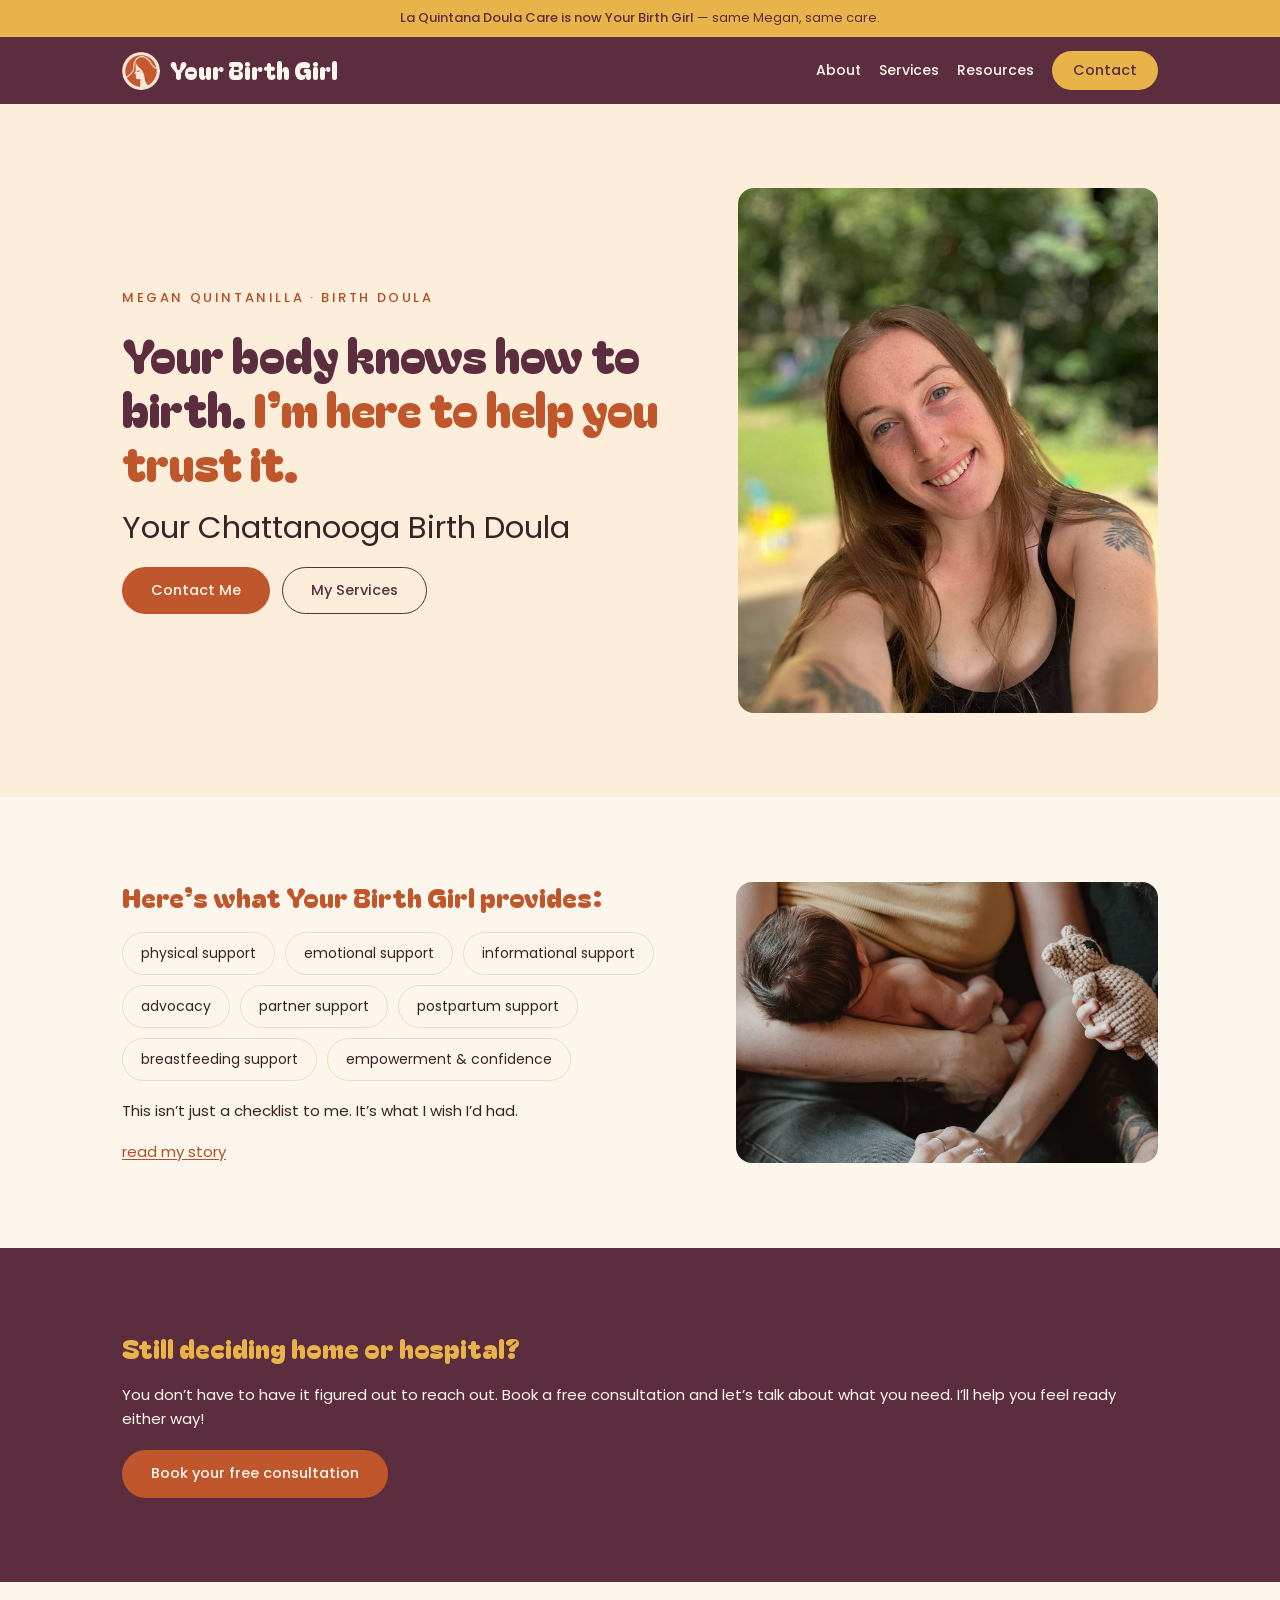
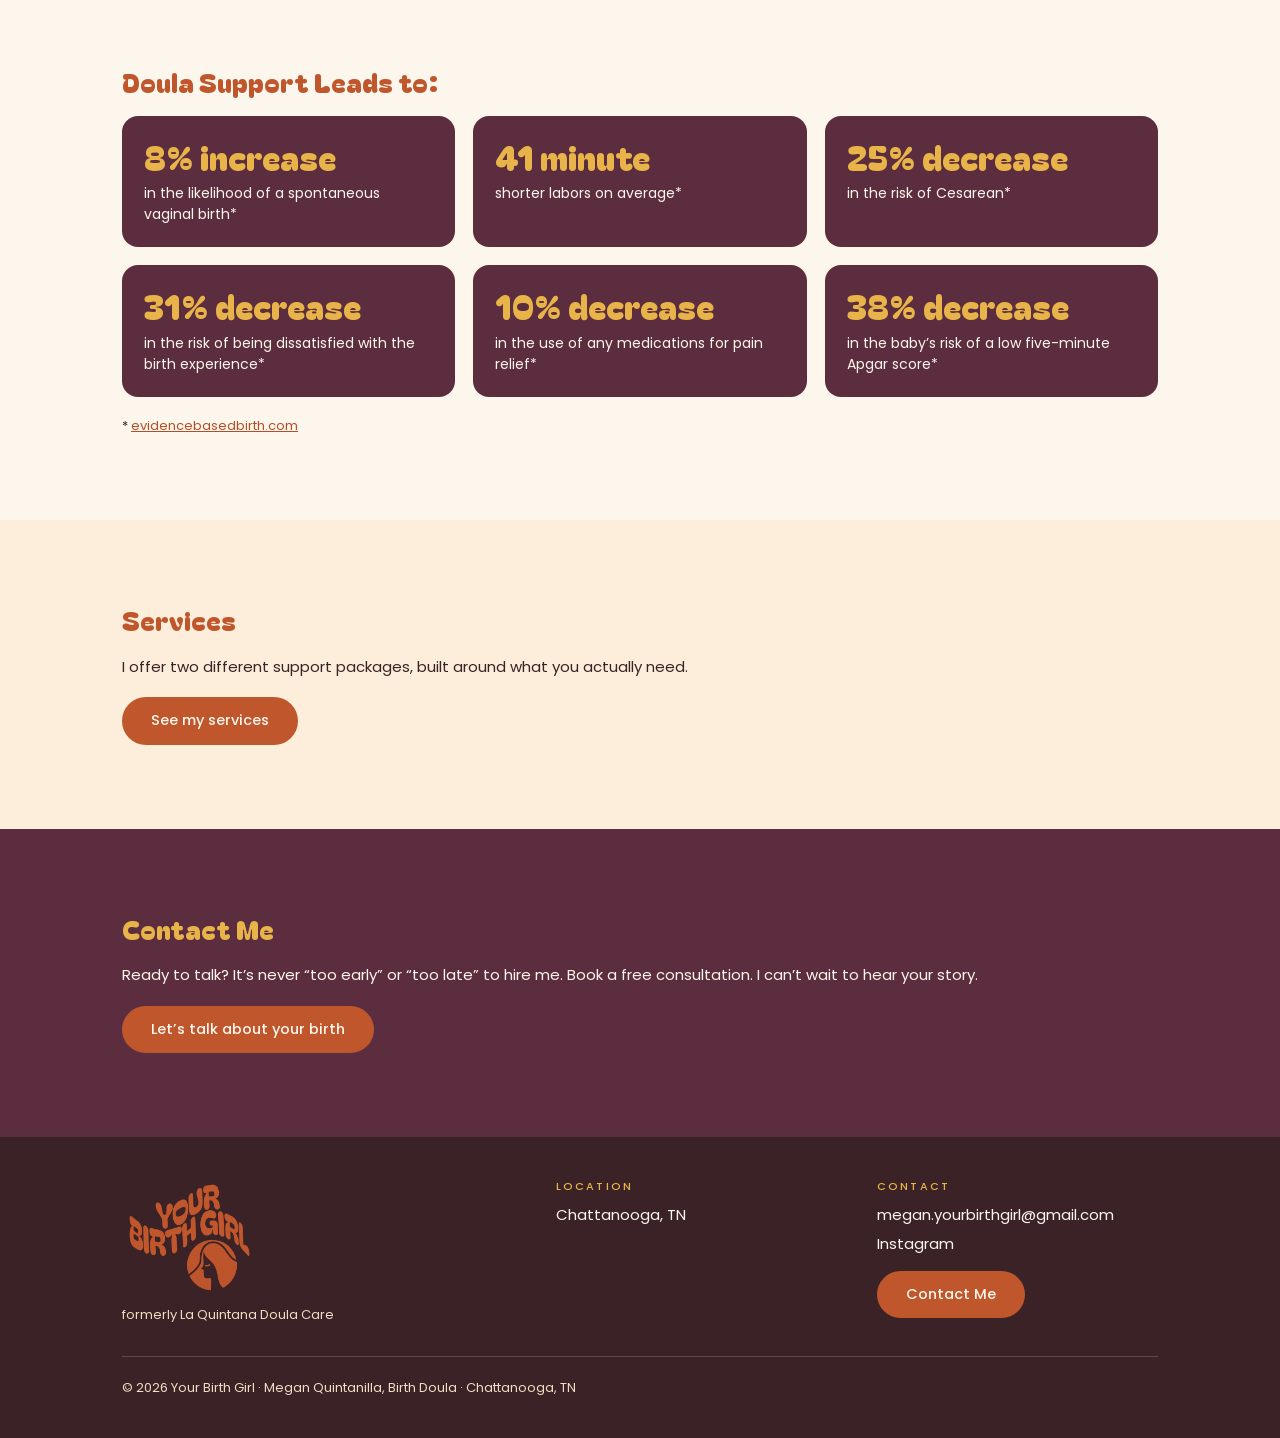
<file: index.html>
<!DOCTYPE html>
<html lang="en">
<head>
<meta charset="utf-8">
<meta name="viewport" content="width=device-width, initial-scale=1">
<title>Chattanooga Birth Doula | Your Birth Girl</title>
<meta name="description" content="Chattanooga birth doula Megan Quintanilla. Your body knows how to birth &mdash; support at home or in the hospital, from prenatal prep through postpartum.">
<link rel="canonical" href="https://yourbirthgirl.com/">
<link rel="preload" href="assets/fonts/bagel-fat-one-400.woff2" as="font" type="font/woff2" crossorigin>
<link rel="preload" href="assets/fonts/poppins-400.woff2" as="font" type="font/woff2" crossorigin>
<link rel="icon" href="/favicon.ico" sizes="any">
<link rel="icon" type="image/png" sizes="32x32" href="/assets/icons/favicon-32.png">
<link rel="icon" type="image/png" sizes="16x16" href="/assets/icons/favicon-16.png">
<link rel="apple-touch-icon" href="/assets/icons/apple-touch-icon.png">
<link rel="manifest" href="/site.webmanifest">
<meta name="theme-color" content="#5C2D3E">
<link rel="stylesheet" href="css/style.css">
<!-- Structured data (JSON-LD) — service-area business, no street address.
     The business and Person nodes are repeated on every page by design so each
     page is self-describing when crawled alone. Keep name, phone and email in
     sync with the footer and the Google Business Profile. -->
<script type="application/ld+json">
  {
    "@context": "https://schema.org",
    "@graph": [
      {
        "@type": "ProfessionalService",
        "@id": "https://yourbirthgirl.com/#business",
        "name": "Your Birth Girl",
        "alternateName": "La Quintana Doula Care",
        "description": "Birth doula support for holistic-minded parents in Chattanooga, TN. Continuous care from prenatal preparation through labor, birth, and postpartum recovery.",
        "url": "https://yourbirthgirl.com/",
        "email": "megan.yourbirthgirl@gmail.com",
        "image": "https://yourbirthgirl.com/assets/img/megan.jpg",
        "logo": "https://yourbirthgirl.com/assets/img/logo.png",
        "address": {
          "@type": "PostalAddress",
          "addressLocality": "Chattanooga",
          "addressRegion": "TN",
          "addressCountry": "US"
        },
        "areaServed": [
          {
            "@type": "City",
            "name": "Chattanooga",
            "address": {
              "@type": "PostalAddress",
              "addressLocality": "Chattanooga",
              "addressRegion": "TN",
              "addressCountry": "US"
            }
          },
          {
            "@type": "City",
            "name": "Cleveland",
            "address": {
              "@type": "PostalAddress",
              "addressLocality": "Cleveland",
              "addressRegion": "TN",
              "addressCountry": "US"
            }
          },
          {
            "@type": "City",
            "name": "Signal Mountain",
            "address": {
              "@type": "PostalAddress",
              "addressLocality": "Signal Mountain",
              "addressRegion": "TN",
              "addressCountry": "US"
            }
          },
          {
            "@type": "City",
            "name": "East Ridge",
            "address": {
              "@type": "PostalAddress",
              "addressLocality": "East Ridge",
              "addressRegion": "TN",
              "addressCountry": "US"
            }
          },
          {
            "@type": "City",
            "name": "Dayton",
            "address": {
              "@type": "PostalAddress",
              "addressLocality": "Dayton",
              "addressRegion": "TN",
              "addressCountry": "US"
            }
          },
          {
            "@type": "City",
            "name": "Dalton",
            "address": {
              "@type": "PostalAddress",
              "addressLocality": "Dalton",
              "addressRegion": "GA",
              "addressCountry": "US"
            }
          },
          {
            "@type": "City",
            "name": "LaFayette",
            "address": {
              "@type": "PostalAddress",
              "addressLocality": "LaFayette",
              "addressRegion": "GA",
              "addressCountry": "US"
            }
          },
          {
            "@type": "GeoCircle",
            "geoMidpoint": {
              "@type": "GeoCoordinates",
              "latitude": 35.0456,
              "longitude": -85.3097
            },
            "geoRadius": "64000"
          }
        ],
        "founder": {
          "@id": "https://yourbirthgirl.com/#megan"
        },
        "employee": {
          "@id": "https://yourbirthgirl.com/#megan"
        },
        "knowsLanguage": "en-US",
        "sameAs": [
          "https://www.instagram.com/yourbirthgirl/"
        ],
        "hasOfferCatalog": {
          "@type": "OfferCatalog",
          "name": "Doula Support Packages",
          "itemListElement": [
            {
              "@type": "Offer",
              "itemOffered": {
                "@id": "https://yourbirthgirl.com/services#all-in"
              }
            },
            {
              "@type": "Offer",
              "itemOffered": {
                "@id": "https://yourbirthgirl.com/services#essentials"
              }
            }
          ]
        }
      },
      {
        "@type": "Person",
        "@id": "https://yourbirthgirl.com/#megan",
        "name": "Megan Quintanilla",
        "jobTitle": "Birth Doula",
        "image": "https://yourbirthgirl.com/assets/img/megan.jpg",
        "url": "https://yourbirthgirl.com/about",
        "description": "I'm not a doula because I read about birth in a book. I'm a doula because I've lived it three very different ways.",
        "worksFor": {
          "@id": "https://yourbirthgirl.com/#business"
        },
        "sameAs": [
          "https://www.instagram.com/yourbirthgirl/"
        ]
      },
      {
        "@type": "WebSite",
        "@id": "https://yourbirthgirl.com/#website",
        "url": "https://yourbirthgirl.com/",
        "name": "Your Birth Girl",
        "publisher": {
          "@id": "https://yourbirthgirl.com/#business"
        },
        "inLanguage": "en-US"
      },
      {
        "@type": "Service",
        "@id": "https://yourbirthgirl.com/services#all-in",
        "name": "I'm All In, Girl!",
        "serviceType": "Birth doula support",
        "description": "The whole journey, from your first questions through the weeks after baby arrives. Three prenatal meetings to build your birth plan, continuous labor and birth support with comfort measures suited to your body, at home or in the hospital. Text and email support 8am-10pm throughout pregnancy, on-call from 38 weeks, and one postpartum visit after. Prayer and faith-centered encouragement.",
        "provider": {
          "@id": "https://yourbirthgirl.com/#business"
        },
        "areaServed": [
          {
            "@type": "City",
            "name": "Chattanooga",
            "address": {
              "@type": "PostalAddress",
              "addressLocality": "Chattanooga",
              "addressRegion": "TN",
              "addressCountry": "US"
            }
          },
          {
            "@type": "City",
            "name": "Cleveland",
            "address": {
              "@type": "PostalAddress",
              "addressLocality": "Cleveland",
              "addressRegion": "TN",
              "addressCountry": "US"
            }
          },
          {
            "@type": "City",
            "name": "Signal Mountain",
            "address": {
              "@type": "PostalAddress",
              "addressLocality": "Signal Mountain",
              "addressRegion": "TN",
              "addressCountry": "US"
            }
          },
          {
            "@type": "City",
            "name": "East Ridge",
            "address": {
              "@type": "PostalAddress",
              "addressLocality": "East Ridge",
              "addressRegion": "TN",
              "addressCountry": "US"
            }
          },
          {
            "@type": "City",
            "name": "Dayton",
            "address": {
              "@type": "PostalAddress",
              "addressLocality": "Dayton",
              "addressRegion": "TN",
              "addressCountry": "US"
            }
          },
          {
            "@type": "City",
            "name": "Dalton",
            "address": {
              "@type": "PostalAddress",
              "addressLocality": "Dalton",
              "addressRegion": "GA",
              "addressCountry": "US"
            }
          },
          {
            "@type": "City",
            "name": "LaFayette",
            "address": {
              "@type": "PostalAddress",
              "addressLocality": "LaFayette",
              "addressRegion": "GA",
              "addressCountry": "US"
            }
          },
          {
            "@type": "GeoCircle",
            "geoMidpoint": {
              "@type": "GeoCoordinates",
              "latitude": 35.0456,
              "longitude": -85.3097
            },
            "geoRadius": "64000"
          }
        ],
        "url": "https://yourbirthgirl.com/services",
        "offers": {
          "@type": "Offer",
          "price": "1200",
          "priceCurrency": "USD",
          "url": "https://yourbirthgirl.com/services"
        }
      },
      {
        "@type": "Service",
        "@id": "https://yourbirthgirl.com/services#essentials",
        "name": "Just the Essentials",
        "serviceType": "Birth doula support",
        "description": "One prenatal meeting to build your birth plan, then the same labor and birth support included in the full package, along with a quick postpartum check-in.",
        "provider": {
          "@id": "https://yourbirthgirl.com/#business"
        },
        "areaServed": [
          {
            "@type": "City",
            "name": "Chattanooga",
            "address": {
              "@type": "PostalAddress",
              "addressLocality": "Chattanooga",
              "addressRegion": "TN",
              "addressCountry": "US"
            }
          },
          {
            "@type": "City",
            "name": "Cleveland",
            "address": {
              "@type": "PostalAddress",
              "addressLocality": "Cleveland",
              "addressRegion": "TN",
              "addressCountry": "US"
            }
          },
          {
            "@type": "City",
            "name": "Signal Mountain",
            "address": {
              "@type": "PostalAddress",
              "addressLocality": "Signal Mountain",
              "addressRegion": "TN",
              "addressCountry": "US"
            }
          },
          {
            "@type": "City",
            "name": "East Ridge",
            "address": {
              "@type": "PostalAddress",
              "addressLocality": "East Ridge",
              "addressRegion": "TN",
              "addressCountry": "US"
            }
          },
          {
            "@type": "City",
            "name": "Dayton",
            "address": {
              "@type": "PostalAddress",
              "addressLocality": "Dayton",
              "addressRegion": "TN",
              "addressCountry": "US"
            }
          },
          {
            "@type": "City",
            "name": "Dalton",
            "address": {
              "@type": "PostalAddress",
              "addressLocality": "Dalton",
              "addressRegion": "GA",
              "addressCountry": "US"
            }
          },
          {
            "@type": "City",
            "name": "LaFayette",
            "address": {
              "@type": "PostalAddress",
              "addressLocality": "LaFayette",
              "addressRegion": "GA",
              "addressCountry": "US"
            }
          },
          {
            "@type": "GeoCircle",
            "geoMidpoint": {
              "@type": "GeoCoordinates",
              "latitude": 35.0456,
              "longitude": -85.3097
            },
            "geoRadius": "64000"
          }
        ],
        "url": "https://yourbirthgirl.com/services",
        "offers": {
          "@type": "Offer",
          "price": "900",
          "priceCurrency": "USD",
          "url": "https://yourbirthgirl.com/services"
        }
      },
      {
        "@type": "WebPage",
        "@id": "https://yourbirthgirl.com/#webpage",
        "url": "https://yourbirthgirl.com/",
        "name": "Your Birth Girl | Chattanooga Doula",
        "description": "Chattanooga birth doula Megan Quintanilla. Your body knows how to birth — support at home or in the hospital, from prenatal prep through postpartum.",
        "isPartOf": {
          "@id": "https://yourbirthgirl.com/#website"
        },
        "about": {
          "@id": "https://yourbirthgirl.com/#business"
        },
        "inLanguage": "en-US",
        "primaryImageOfPage": {
          "@type": "ImageObject",
          "url": "https://yourbirthgirl.com/assets/img/megan.jpg"
        }
      }
    ]
  }
</script>
</head>
<body>

<a class="skip" href="#main">Skip to content</a>

<!-- Rebrand notice — temporary, see BRAND.md §7 -->
<div class="rebrand">
  <p class="shell rebrand__text"><strong>La Quintana Doula Care is now Your Birth Girl</strong> &mdash; same Megan, same care.</p>
</div>

<header class="nav">
  <div class="shell nav__inner">
    <a class="wordmark" href="/">
      <img class="wordmark__mark" src="assets/img/logo-badge.png" width="38" height="38" alt="">
      <span>Your Birth Girl</span>
    </a>
    <nav class="nav__links" aria-label="Main">
      <a class="nav__link" href="/about">About</a>
      <a class="nav__link" href="/services">Services</a>
      <a class="nav__link" href="/resources">Resources</a>
      <a class="btn btn--nav" href="/contact">Contact</a>
    </nav>
  </div>
</header>

<main id="main">

  <!-- 2 — Hero -->
  <section class="hero">
    <div class="shell hero__grid">
      <div class="hero__copy">
        <p class="eyebrow">Megan Quintanilla &middot; Birth Doula</p>
        <h1 class="hero__standout">Your body knows how to birth. <span class="turn">I&rsquo;m here to help you trust it.</span></h1>
        <p class="hero__lead">Your Chattanooga Birth Doula</p>
        <div class="btn-row">
          <a class="btn btn--primary" href="/contact">Contact Me</a>
          <a class="btn btn--secondary" href="/services">My Services</a>
        </div>
      </div>
      <figure class="photo-frame">
        <img src="assets/img/megan.jpg" width="1200" height="1600" fetchpriority="high"
             alt="Megan Quintanilla smiling outdoors, with long auburn hair and a black tank top, trees and grass blurred behind her.">
      </figure>
    </div>
  </section>

  <!-- 3 — Doulas provide -->
  <section class="section section--cream">
    <div class="shell split">
      <div class="stack">
      <h2 class="section-header">Here&rsquo;s what Your Birth Girl provides:</h2>
      <!-- Uniform pills at Megan's request — see BRAND.md §8. The one-rust,
           one-gold rule in §3 is deliberately not applied here. -->
      <ul class="pill-list">
        <li class="pill">physical support</li>
        <li class="pill">emotional support</li>
        <li class="pill">informational support</li>
        <li class="pill">advocacy</li>
        <li class="pill">partner support</li>
        <li class="pill">postpartum support</li>
        <li class="pill">breastfeeding support</li>
        <li class="pill">empowerment &amp; confidence</li>
      </ul>
      <p class="body-text">This isn&rsquo;t just a checklist to me. It&rsquo;s what I wish I&rsquo;d had.</p>
      <p class="body-text"><a href="/about">read my story</a></p>
      </div>
      <figure class="photo-frame photo-frame--wide">
        <img src="assets/img/mother-newborn.jpg" width="1600" height="1067" loading="lazy"
             alt="A newborn rests skin-to-skin on their mother&rsquo;s chest while a small crocheted bear is held out beside them.">
      </figure>
    </div>
  </section>

  <!-- 3b — Consultation CTA. Added 2026-09-17 at Megan's request; sits between
       the provides list and the evidence stats. See BRAND.md §8. -->
  <section class="section section--plum">
    <div class="shell stack">
      <h2 class="section-header">Still deciding home or hospital?</h2>
      <p class="body-text">You don&rsquo;t have to have it figured out to reach out. Book a free consultation and let&rsquo;s talk about what you need. I&rsquo;ll help you feel ready either way!</p>
      <div class="btn-row">
        <a class="btn btn--primary" href="/contact">Book your free consultation</a>
      </div>
    </div>
  </section>

  <!-- 4 — The evidence -->
  <section class="section section--cream">
    <div class="shell stack">
      <h2 class="section-header">Doula Support Leads to:</h2>
      <ul class="stat-grid">
        <li class="stat">
          <p class="stat__number">8% increase</p>
          <p class="stat__caption">in the likelihood of a spontaneous vaginal birth*</p>
        </li>
        <li class="stat">
          <p class="stat__number">41 minute</p>
          <p class="stat__caption">shorter labors on average*</p>
        </li>
        <li class="stat">
          <p class="stat__number">25% decrease</p>
          <p class="stat__caption">in the risk of Cesarean*</p>
        </li>
        <li class="stat">
          <p class="stat__number">31% decrease</p>
          <p class="stat__caption">in the risk of being dissatisfied with the birth experience*</p>
        </li>
        <li class="stat">
          <p class="stat__number">10% decrease</p>
          <p class="stat__caption">in the use of any medications for pain relief*</p>
        </li>
        <li class="stat">
          <p class="stat__number">38% decrease</p>
          <p class="stat__caption">in the baby&rsquo;s risk of a low five-minute Apgar score*</p>
        </li>
      </ul>
      <p class="stat-source">*
        <a href="https://evidencebasedbirth.com/the-evidence-for-doulas/" target="_blank" rel="noopener">evidencebasedbirth.com</a>
      </p>
    </div>
  </section>

  <!-- 5 — Services -->
  <section class="section section--wash">
    <div class="shell stack">
      <h2 class="section-header">Services</h2>
      <p class="body-text">I offer two different support packages, built around what you actually need.</p>
      <div class="btn-row">
        <a class="btn btn--primary" href="/services">See my services</a>
      </div>
    </div>
  </section>

  <!-- 6 — Contact -->
  <section class="section section--plum">
    <div class="shell stack">
      <h2 class="section-header">Contact Me</h2>
      <p class="body-text">Ready to talk? It&rsquo;s never &ldquo;too early&rdquo; or &ldquo;too late&rdquo; to hire me. Book a free consultation. I can&rsquo;t wait to hear your story.</p>
      <div class="btn-row">
        <a class="btn btn--primary" href="/contact">Let&rsquo;s talk about your birth</a>
      </div>
    </div>
  </section>

</main>

<!-- 7 — Footer -->
<footer class="footer">
  <div class="shell">
    <div class="footer__grid">
      <div>
        <img class="footer__logo" src="assets/img/logo-wordmark.png"
             width="480" height="430" loading="lazy" alt="Your Birth Girl">
        <p class="footer__former">formerly La Quintana Doula Care</p>
      </div>
      <div>
        <p class="footer__label">Location</p>
        <ul>
          <li>Chattanooga, TN</li>
        </ul>
      </div>
      <div>
        <p class="footer__label">Contact</p>
        <ul>
          <li><a href="mailto:megan.yourbirthgirl@gmail.com">megan.yourbirthgirl@gmail.com</a></li>
          <li><a href="https://www.instagram.com/yourbirthgirl/" target="_blank" rel="noopener">Instagram</a></li>
        </ul>
        <p style="margin-top:14px"><a class="btn btn--primary" href="/contact">Contact Me</a></p>
      </div>
    </div>
    <p class="footer__bottom">&copy; 2026 Your Birth Girl &middot; Megan Quintanilla, Birth Doula &middot; Chattanooga, TN</p>
  </div>
</footer>

</body>
</html>
</file>
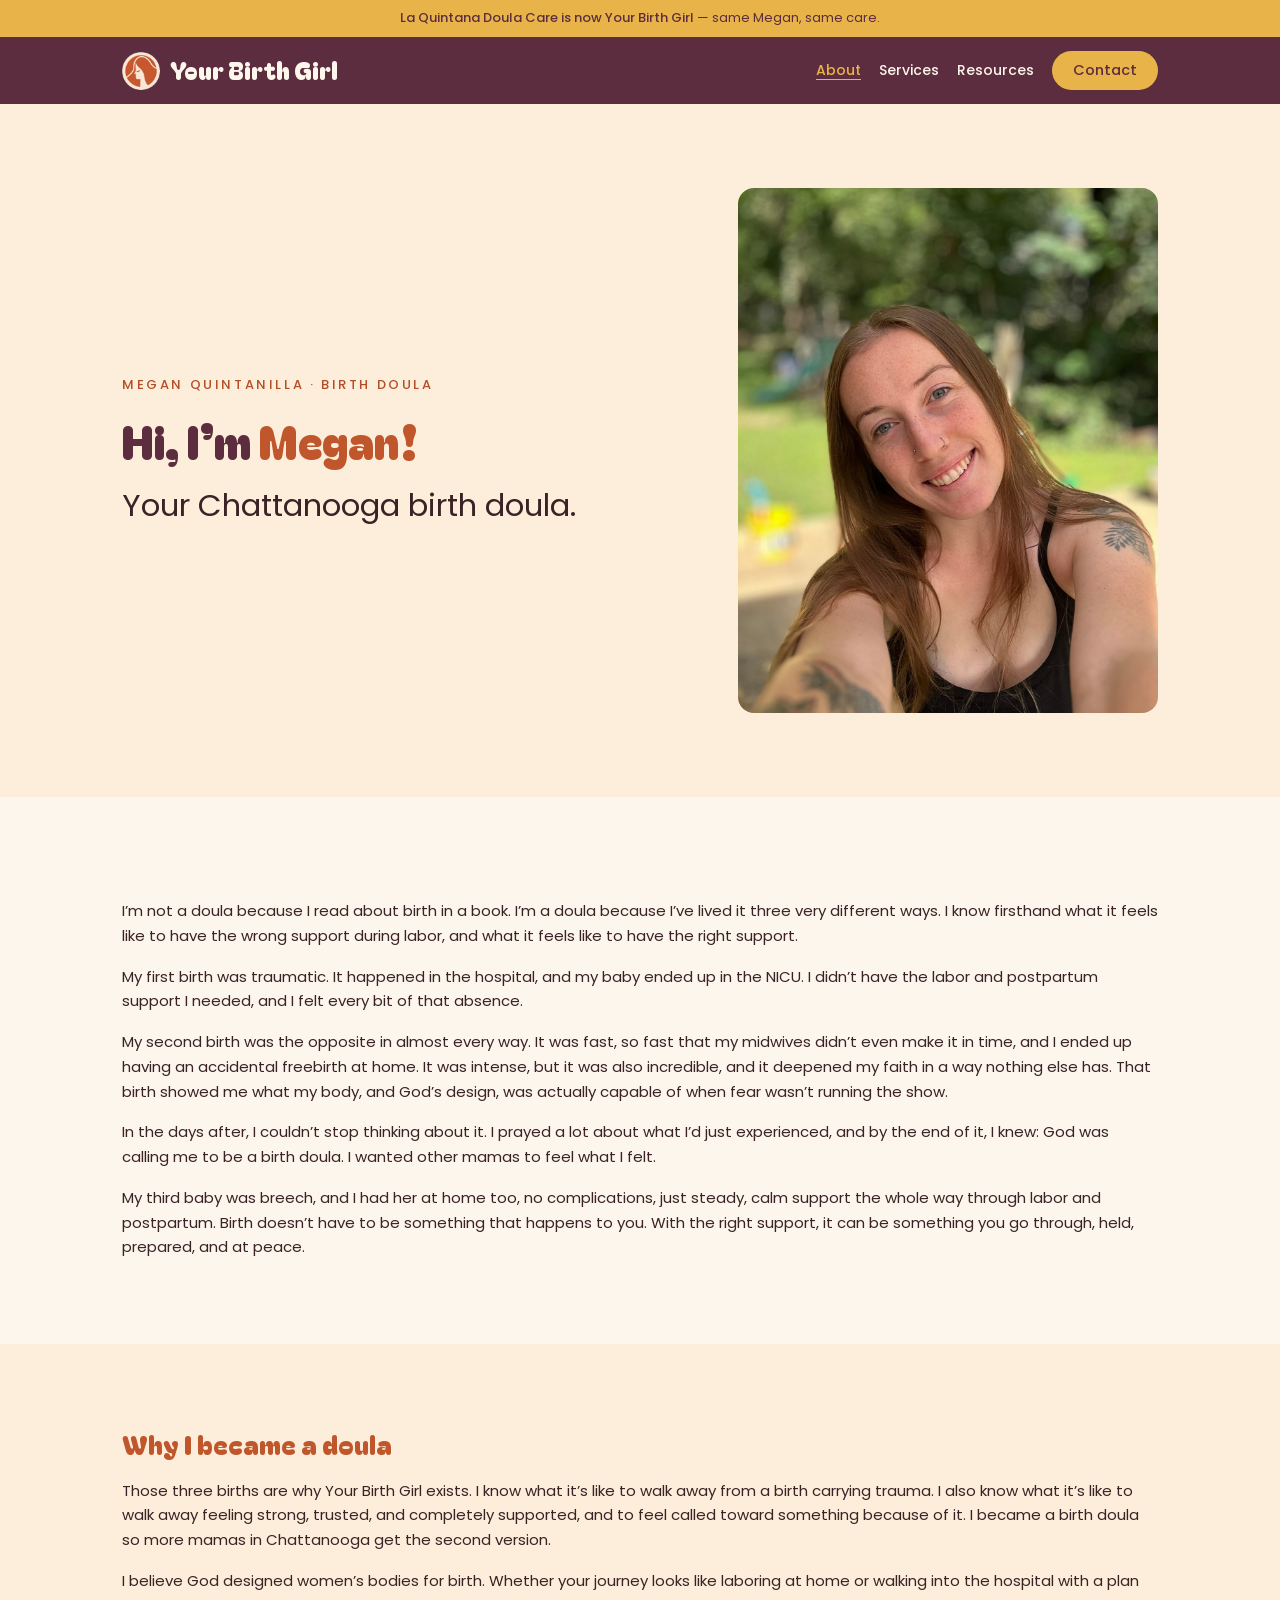
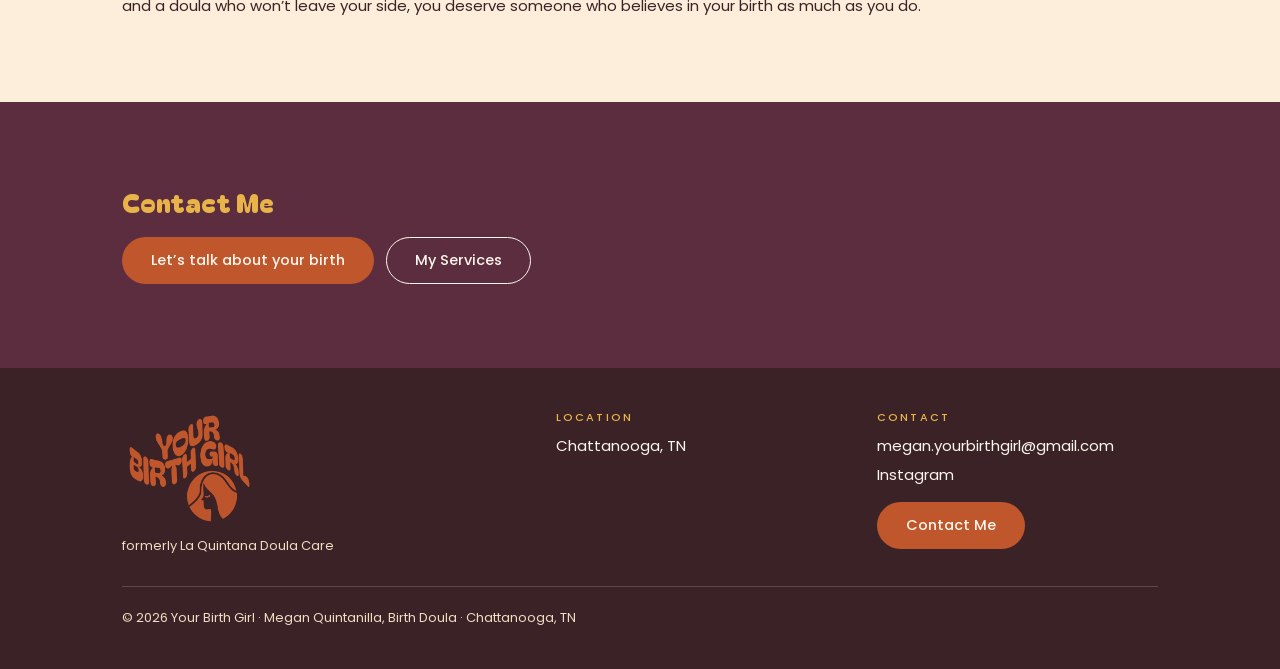
<file: about.html>
<!DOCTYPE html>
<html lang="en">
<head>
<meta charset="utf-8">
<meta name="viewport" content="width=device-width, initial-scale=1">
<title>Meet Megan, Chattanooga Birth Doula | Your Birth Girl</title>
<meta name="description" content="Megan Quintanilla&rsquo;s story &mdash; three very different births, and why she became a birth doula in Chattanooga, TN.">
<link rel="canonical" href="https://yourbirthgirl.com/about">
<link rel="preload" href="assets/fonts/bagel-fat-one-400.woff2" as="font" type="font/woff2" crossorigin>
<link rel="preload" href="assets/fonts/poppins-400.woff2" as="font" type="font/woff2" crossorigin>
<link rel="icon" href="/favicon.ico" sizes="any">
<link rel="icon" type="image/png" sizes="32x32" href="/assets/icons/favicon-32.png">
<link rel="icon" type="image/png" sizes="16x16" href="/assets/icons/favicon-16.png">
<link rel="apple-touch-icon" href="/assets/icons/apple-touch-icon.png">
<link rel="manifest" href="/site.webmanifest">
<meta name="theme-color" content="#5C2D3E">
<link rel="stylesheet" href="css/style.css">
<!-- Structured data (JSON-LD) — service-area business, no street address.
     The business and Person nodes are repeated on every page by design so each
     page is self-describing when crawled alone. Keep name, phone and email in
     sync with the footer and the Google Business Profile. -->
<script type="application/ld+json">
  {
    "@context": "https://schema.org",
    "@graph": [
      {
        "@type": "ProfessionalService",
        "@id": "https://yourbirthgirl.com/#business",
        "name": "Your Birth Girl",
        "alternateName": "La Quintana Doula Care",
        "description": "Birth doula support for holistic-minded parents in Chattanooga, TN. Continuous care from prenatal preparation through labor, birth, and postpartum recovery.",
        "url": "https://yourbirthgirl.com/",
        "email": "megan.yourbirthgirl@gmail.com",
        "image": "https://yourbirthgirl.com/assets/img/megan.jpg",
        "logo": "https://yourbirthgirl.com/assets/img/logo.png",
        "address": {
          "@type": "PostalAddress",
          "addressLocality": "Chattanooga",
          "addressRegion": "TN",
          "addressCountry": "US"
        },
        "areaServed": [
          {
            "@type": "City",
            "name": "Chattanooga",
            "address": {
              "@type": "PostalAddress",
              "addressLocality": "Chattanooga",
              "addressRegion": "TN",
              "addressCountry": "US"
            }
          },
          {
            "@type": "City",
            "name": "Cleveland",
            "address": {
              "@type": "PostalAddress",
              "addressLocality": "Cleveland",
              "addressRegion": "TN",
              "addressCountry": "US"
            }
          },
          {
            "@type": "City",
            "name": "Signal Mountain",
            "address": {
              "@type": "PostalAddress",
              "addressLocality": "Signal Mountain",
              "addressRegion": "TN",
              "addressCountry": "US"
            }
          },
          {
            "@type": "City",
            "name": "East Ridge",
            "address": {
              "@type": "PostalAddress",
              "addressLocality": "East Ridge",
              "addressRegion": "TN",
              "addressCountry": "US"
            }
          },
          {
            "@type": "City",
            "name": "Dayton",
            "address": {
              "@type": "PostalAddress",
              "addressLocality": "Dayton",
              "addressRegion": "TN",
              "addressCountry": "US"
            }
          },
          {
            "@type": "City",
            "name": "Dalton",
            "address": {
              "@type": "PostalAddress",
              "addressLocality": "Dalton",
              "addressRegion": "GA",
              "addressCountry": "US"
            }
          },
          {
            "@type": "City",
            "name": "LaFayette",
            "address": {
              "@type": "PostalAddress",
              "addressLocality": "LaFayette",
              "addressRegion": "GA",
              "addressCountry": "US"
            }
          },
          {
            "@type": "GeoCircle",
            "geoMidpoint": {
              "@type": "GeoCoordinates",
              "latitude": 35.0456,
              "longitude": -85.3097
            },
            "geoRadius": "64000"
          }
        ],
        "founder": {
          "@id": "https://yourbirthgirl.com/#megan"
        },
        "employee": {
          "@id": "https://yourbirthgirl.com/#megan"
        },
        "knowsLanguage": "en-US",
        "sameAs": [
          "https://www.instagram.com/yourbirthgirl/"
        ]
      },
      {
        "@type": "Person",
        "@id": "https://yourbirthgirl.com/#megan",
        "name": "Megan Quintanilla",
        "jobTitle": "Birth Doula",
        "image": "https://yourbirthgirl.com/assets/img/megan.jpg",
        "url": "https://yourbirthgirl.com/about",
        "description": "I'm not a doula because I read about birth in a book. I'm a doula because I've lived it three very different ways.",
        "worksFor": {
          "@id": "https://yourbirthgirl.com/#business"
        },
        "sameAs": [
          "https://www.instagram.com/yourbirthgirl/"
        ]
      },
      {
        "@type": "WebSite",
        "@id": "https://yourbirthgirl.com/#website",
        "url": "https://yourbirthgirl.com/",
        "name": "Your Birth Girl",
        "publisher": {
          "@id": "https://yourbirthgirl.com/#business"
        },
        "inLanguage": "en-US"
      },
      {
        "@type": "AboutPage",
        "@id": "https://yourbirthgirl.com/about#webpage",
        "url": "https://yourbirthgirl.com/about",
        "name": "Meet Megan, Chattanooga Birth Doula | Your Birth Girl",
        "description": "Megan Quintanilla's story — three very different births, and why she became a birth doula in Chattanooga, TN.",
        "isPartOf": {
          "@id": "https://yourbirthgirl.com/#website"
        },
        "about": {
          "@id": "https://yourbirthgirl.com/#business"
        },
        "inLanguage": "en-US",
        "primaryImageOfPage": {
          "@type": "ImageObject",
          "url": "https://yourbirthgirl.com/assets/img/megan.jpg"
        },
        "breadcrumb": {
          "@id": "https://yourbirthgirl.com/about#breadcrumb"
        },
        "mainEntity": {
          "@id": "https://yourbirthgirl.com/#megan"
        }
      },
      {
        "@type": "BreadcrumbList",
        "@id": "https://yourbirthgirl.com/about#breadcrumb",
        "itemListElement": [
          {
            "@type": "ListItem",
            "position": 1,
            "name": "Home",
            "item": "https://yourbirthgirl.com/"
          },
          {
            "@type": "ListItem",
            "position": 2,
            "name": "About"
          }
        ]
      }
    ]
  }
</script>
</head>
<body>

<a class="skip" href="#main">Skip to content</a>

<!-- Rebrand notice — temporary, see BRAND.md §7 -->
<div class="rebrand">
  <p class="shell rebrand__text"><strong>La Quintana Doula Care is now Your Birth Girl</strong> &mdash; same Megan, same care.</p>
</div>

<header class="nav">
  <div class="shell nav__inner">
    <a class="wordmark" href="/">
      <img class="wordmark__mark" src="assets/img/logo-badge.png" width="38" height="38" alt="">
      <span>Your Birth Girl</span>
    </a>
    <nav class="nav__links" aria-label="Main">
      <a class="nav__link" href="/about" aria-current="page">About</a>
      <a class="nav__link" href="/services">Services</a>
      <a class="nav__link" href="/resources">Resources</a>
      <a class="btn btn--nav" href="/contact">Contact</a>
    </nav>
  </div>
</header>

<main id="main">

  <!-- Hero -->
  <section class="hero">
    <div class="shell hero__grid">
      <div class="hero__copy">
        <p class="eyebrow">Megan Quintanilla &middot; Birth Doula</p>
        <h1 class="hero__standout">Hi, I&rsquo;m <span class="turn">Megan!</span></h1>
        <p class="hero__lead">Your Chattanooga birth doula.</p>
      </div>
      <!-- Swap for Megan's new portrait when it lands; keep width/height and alt. -->
      <figure class="photo-frame">
        <img src="assets/img/megan.jpg" width="1200" height="1600" fetchpriority="high"
             alt="Megan Quintanilla smiling outdoors, with long auburn hair and a black tank top, trees and grass blurred behind her.">
      </figure>
    </div>
  </section>

  <!-- Her story, in her own words -->
  <section class="section section--cream">
    <div class="shell stack">
      <h2 class="visually-hidden">My story</h2>
      <p class="body-text">I&rsquo;m not a doula because I read about birth in a book. I&rsquo;m a doula because I&rsquo;ve lived it three very different ways. I know firsthand what it feels like to have the wrong support during labor, and what it feels like to have the right support.</p>
      <p class="body-text">My first birth was traumatic. It happened in the hospital, and my baby ended up in the NICU. I didn&rsquo;t have the labor and postpartum support I needed, and I felt every bit of that absence.</p>
      <p class="body-text">My second birth was the opposite in almost every way. It was fast, so fast that my midwives didn&rsquo;t even make it in time, and I ended up having an accidental freebirth at home. It was intense, but it was also incredible, and it deepened my faith in a way nothing else has. That birth showed me what my body, and God&rsquo;s design, was actually capable of when fear wasn&rsquo;t running the show.</p>
      <p class="body-text">In the days after, I couldn&rsquo;t stop thinking about it. I prayed a lot about what I&rsquo;d just experienced, and by the end of it, I knew: God was calling me to be a birth doula. I wanted other mamas to feel what I felt.</p>
      <p class="body-text">My third baby was breech, and I had her at home too, no complications, just steady, calm support the whole way through labor and postpartum. Birth doesn&rsquo;t have to be something that happens to you. With the right support, it can be something you go through, held, prepared, and at peace.</p>
    </div>
  </section>

  <!-- Why I became a doula -->
  <section class="section section--wash">
    <div class="shell stack">
      <h2 class="section-header">Why I became a doula</h2>
      <p class="body-text">Those three births are why Your Birth Girl exists. I know what it&rsquo;s like to walk away from a birth carrying trauma. I also know what it&rsquo;s like to walk away feeling strong, trusted, and completely supported, and to feel called toward something because of it. I became a birth doula so more mamas in Chattanooga get the second version.</p>
      <p class="body-text">I believe God designed women&rsquo;s bodies for birth. Whether your journey looks like laboring at home or walking into the hospital with a plan and a doula who won&rsquo;t leave your side, you deserve someone who believes in your birth as much as you do.</p>
    </div>
  </section>

  <!-- Closing CTA -->
  <section class="section section--plum">
    <div class="shell stack">
      <h2 class="section-header">Contact Me</h2>
      <div class="btn-row">
        <a class="btn btn--primary" href="/contact">Let&rsquo;s talk about your birth</a>
        <a class="btn btn--secondary" href="/services">My Services</a>
      </div>
    </div>
  </section>

</main>

<footer class="footer">
  <div class="shell">
    <div class="footer__grid">
      <div>
        <img class="footer__logo" src="assets/img/logo-wordmark.png"
             width="480" height="430" loading="lazy" alt="Your Birth Girl">
        <p class="footer__former">formerly La Quintana Doula Care</p>
      </div>
      <div>
        <p class="footer__label">Location</p>
        <ul>
          <li>Chattanooga, TN</li>
        </ul>
      </div>
      <div>
        <p class="footer__label">Contact</p>
        <ul>
          <li><a href="mailto:megan.yourbirthgirl@gmail.com">megan.yourbirthgirl@gmail.com</a></li>
          <li><a href="https://www.instagram.com/yourbirthgirl/" target="_blank" rel="noopener">Instagram</a></li>
        </ul>
        <p style="margin-top:14px"><a class="btn btn--primary" href="/contact">Contact Me</a></p>
      </div>
    </div>
    <p class="footer__bottom">&copy; 2026 Your Birth Girl &middot; Megan Quintanilla, Birth Doula &middot; Chattanooga, TN</p>
  </div>
</footer>

</body>
</html>
</file>
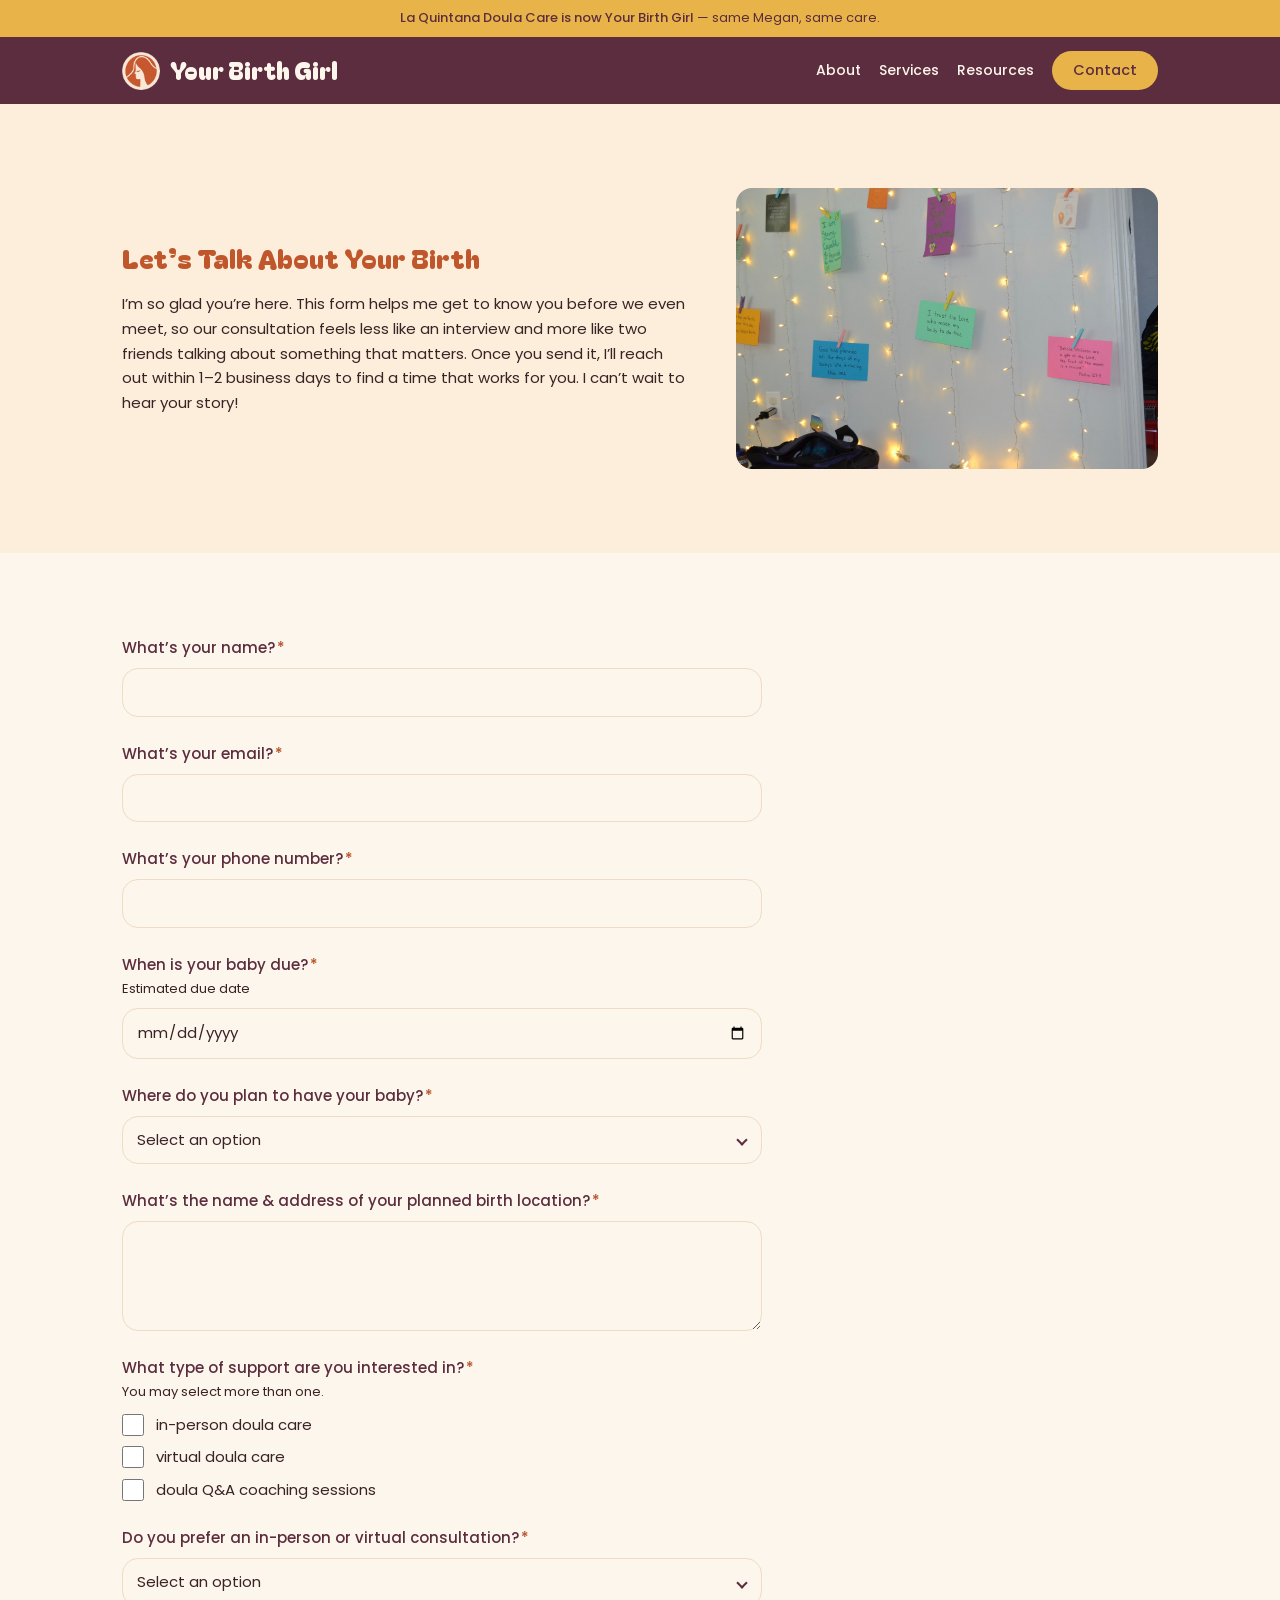
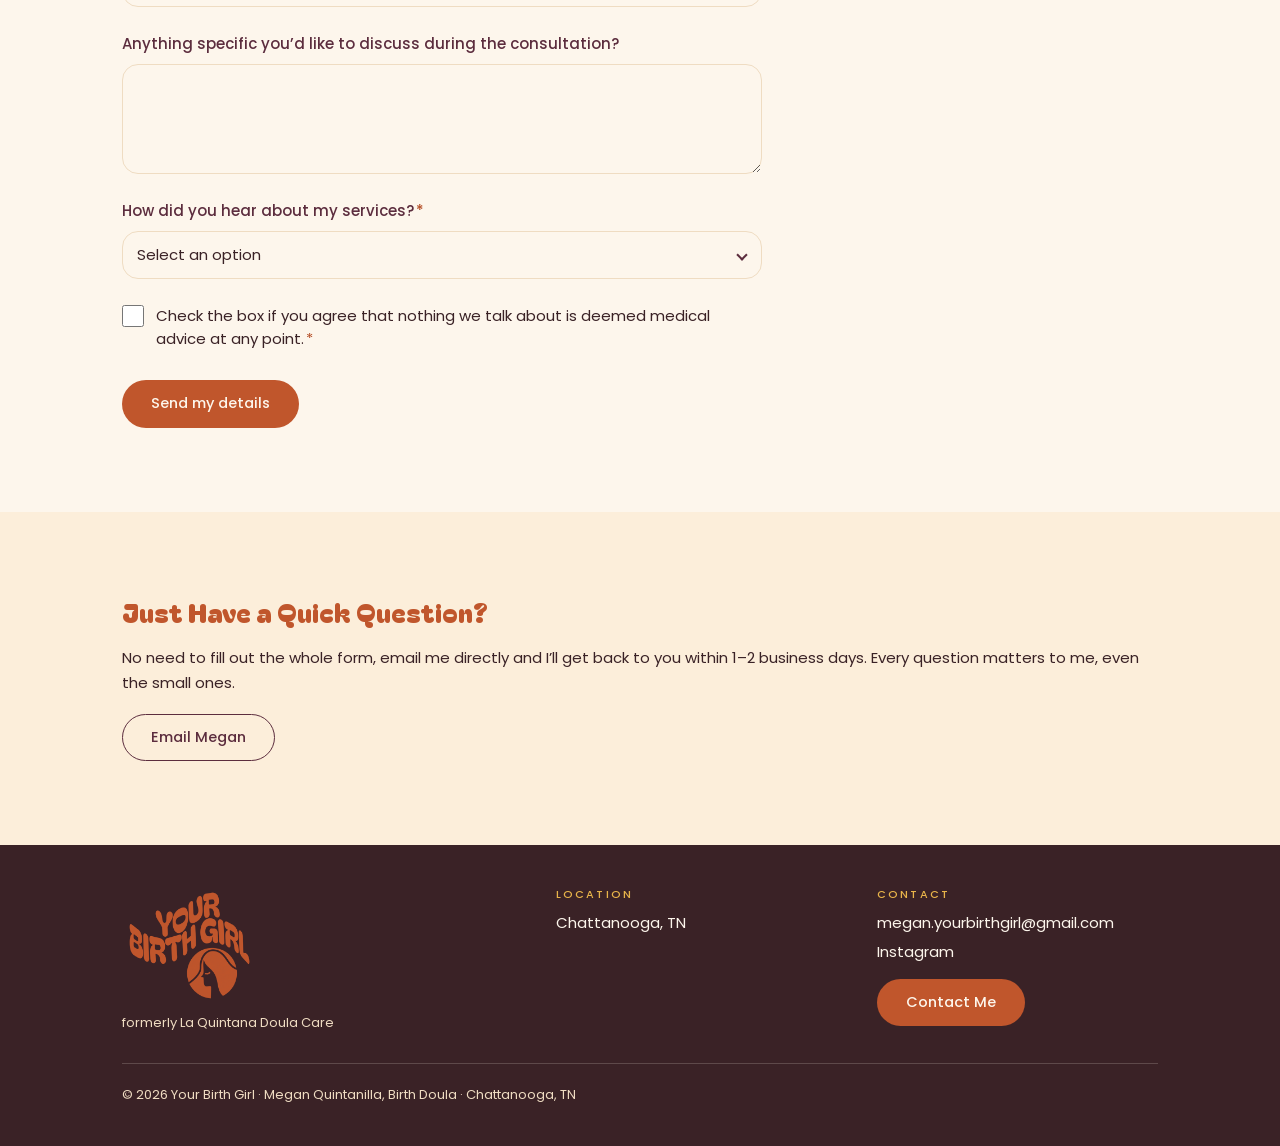
<file: contact.html>
<!DOCTYPE html>
<html lang="en">
<head>
<meta charset="utf-8">
<meta name="viewport" content="width=device-width, initial-scale=1">
<title>Free Doula Consultation in Chattanooga | Your Birth Girl</title>
<meta name="description" content="Book a free doula consultation with Megan Quintanilla, birth doula in Chattanooga, TN.">
<link rel="canonical" href="https://yourbirthgirl.com/contact">
<link rel="preload" href="assets/fonts/bagel-fat-one-400.woff2" as="font" type="font/woff2" crossorigin>
<link rel="preload" href="assets/fonts/poppins-400.woff2" as="font" type="font/woff2" crossorigin>
<link rel="icon" href="/favicon.ico" sizes="any">
<link rel="icon" type="image/png" sizes="32x32" href="/assets/icons/favicon-32.png">
<link rel="icon" type="image/png" sizes="16x16" href="/assets/icons/favicon-16.png">
<link rel="apple-touch-icon" href="/assets/icons/apple-touch-icon.png">
<link rel="manifest" href="/site.webmanifest">
<meta name="theme-color" content="#5C2D3E">
<link rel="stylesheet" href="css/style.css">
<!-- Structured data (JSON-LD) — service-area business, no street address.
     The business and Person nodes are repeated on every page by design so each
     page is self-describing when crawled alone. Keep name, phone and email in
     sync with the footer and the Google Business Profile. -->
<script type="application/ld+json">
  {
    "@context": "https://schema.org",
    "@graph": [
      {
        "@type": "ProfessionalService",
        "@id": "https://yourbirthgirl.com/#business",
        "name": "Your Birth Girl",
        "alternateName": "La Quintana Doula Care",
        "description": "Birth doula support for holistic-minded parents in Chattanooga, TN. Continuous care from prenatal preparation through labor, birth, and postpartum recovery.",
        "url": "https://yourbirthgirl.com/",
        "email": "megan.yourbirthgirl@gmail.com",
        "image": "https://yourbirthgirl.com/assets/img/megan.jpg",
        "logo": "https://yourbirthgirl.com/assets/img/logo.png",
        "address": {
          "@type": "PostalAddress",
          "addressLocality": "Chattanooga",
          "addressRegion": "TN",
          "addressCountry": "US"
        },
        "areaServed": [
          {
            "@type": "City",
            "name": "Chattanooga",
            "address": {
              "@type": "PostalAddress",
              "addressLocality": "Chattanooga",
              "addressRegion": "TN",
              "addressCountry": "US"
            }
          },
          {
            "@type": "City",
            "name": "Cleveland",
            "address": {
              "@type": "PostalAddress",
              "addressLocality": "Cleveland",
              "addressRegion": "TN",
              "addressCountry": "US"
            }
          },
          {
            "@type": "City",
            "name": "Signal Mountain",
            "address": {
              "@type": "PostalAddress",
              "addressLocality": "Signal Mountain",
              "addressRegion": "TN",
              "addressCountry": "US"
            }
          },
          {
            "@type": "City",
            "name": "East Ridge",
            "address": {
              "@type": "PostalAddress",
              "addressLocality": "East Ridge",
              "addressRegion": "TN",
              "addressCountry": "US"
            }
          },
          {
            "@type": "City",
            "name": "Dayton",
            "address": {
              "@type": "PostalAddress",
              "addressLocality": "Dayton",
              "addressRegion": "TN",
              "addressCountry": "US"
            }
          },
          {
            "@type": "City",
            "name": "Dalton",
            "address": {
              "@type": "PostalAddress",
              "addressLocality": "Dalton",
              "addressRegion": "GA",
              "addressCountry": "US"
            }
          },
          {
            "@type": "City",
            "name": "LaFayette",
            "address": {
              "@type": "PostalAddress",
              "addressLocality": "LaFayette",
              "addressRegion": "GA",
              "addressCountry": "US"
            }
          },
          {
            "@type": "GeoCircle",
            "geoMidpoint": {
              "@type": "GeoCoordinates",
              "latitude": 35.0456,
              "longitude": -85.3097
            },
            "geoRadius": "64000"
          }
        ],
        "founder": {
          "@id": "https://yourbirthgirl.com/#megan"
        },
        "employee": {
          "@id": "https://yourbirthgirl.com/#megan"
        },
        "knowsLanguage": "en-US",
        "sameAs": [
          "https://www.instagram.com/yourbirthgirl/"
        ]
      },
      {
        "@type": "Person",
        "@id": "https://yourbirthgirl.com/#megan",
        "name": "Megan Quintanilla",
        "jobTitle": "Birth Doula",
        "image": "https://yourbirthgirl.com/assets/img/megan.jpg",
        "url": "https://yourbirthgirl.com/about",
        "description": "I'm not a doula because I read about birth in a book. I'm a doula because I've lived it three very different ways.",
        "worksFor": {
          "@id": "https://yourbirthgirl.com/#business"
        },
        "sameAs": [
          "https://www.instagram.com/yourbirthgirl/"
        ]
      },
      {
        "@type": "WebSite",
        "@id": "https://yourbirthgirl.com/#website",
        "url": "https://yourbirthgirl.com/",
        "name": "Your Birth Girl",
        "publisher": {
          "@id": "https://yourbirthgirl.com/#business"
        },
        "inLanguage": "en-US"
      },
      {
        "@type": "ContactPage",
        "@id": "https://yourbirthgirl.com/contact#webpage",
        "url": "https://yourbirthgirl.com/contact",
        "name": "Contact | Your Birth Girl",
        "description": "Book a free doula consultation with Megan Quintanilla, birth doula in Chattanooga, TN.",
        "isPartOf": {
          "@id": "https://yourbirthgirl.com/#website"
        },
        "about": {
          "@id": "https://yourbirthgirl.com/#business"
        },
        "inLanguage": "en-US",
        "breadcrumb": {
          "@id": "https://yourbirthgirl.com/contact#breadcrumb"
        }
      },
      {
        "@type": "BreadcrumbList",
        "@id": "https://yourbirthgirl.com/contact#breadcrumb",
        "itemListElement": [
          {
            "@type": "ListItem",
            "position": 1,
            "name": "Home",
            "item": "https://yourbirthgirl.com/"
          },
          {
            "@type": "ListItem",
            "position": 2,
            "name": "Contact"
          }
        ]
      }
    ]
  }
</script>
</head>
<body>

<a class="skip" href="#main">Skip to content</a>

<!-- Rebrand notice — temporary, see BRAND.md §7 -->
<div class="rebrand">
  <p class="shell rebrand__text"><strong>La Quintana Doula Care is now Your Birth Girl</strong> &mdash; same Megan, same care.</p>
</div>

<header class="nav">
  <div class="shell nav__inner">
    <a class="wordmark" href="/">
      <img class="wordmark__mark" src="assets/img/logo-badge.png" width="38" height="38" alt="">
      <span>Your Birth Girl</span>
    </a>
    <nav class="nav__links" aria-label="Main">
      <a class="nav__link" href="/about">About</a>
      <a class="nav__link" href="/services">Services</a>
      <a class="nav__link" href="/resources">Resources</a>
      <a class="btn btn--nav" href="/contact" aria-current="page">Contact</a>
    </nav>
  </div>
</header>

<main id="main">

  <section class="section section--wash">
    <div class="shell split">
      <div class="stack">
      <h1 class="section-header">Let&rsquo;s Talk About Your Birth</h1>
      <p class="body-text">I&rsquo;m so glad you&rsquo;re here. This form helps me get to know you before we even meet, so our consultation feels less like an interview and more like two friends talking about something that matters. Once you send it, I&rsquo;ll reach out within 1&ndash;2 business days to find a time that works for you. I can&rsquo;t wait to hear your story!</p>
      </div>
      <figure class="photo-frame photo-frame--wide">
        <img src="assets/img/affirmation-wall.jpg" width="1600" height="1066" loading="lazy"
             alt="A wall of handwritten birth affirmation cards pegged to strings of warm fairy lights, one of them reading &lsquo;I trust the Lord, who made my body to do this&rsquo;.">
      </figure>
    </div>
  </section>

  <section class="section section--cream">
    <div class="shell">

      <form class="form" id="consult-form" novalidate>

        <div class="form__field">
          <label class="form__label" for="f-name">What&rsquo;s your name?<span class="form__req" aria-hidden="true">*</span></label>
          <input class="form__input" id="f-name" name="name" type="text" autocomplete="name" required>
        </div>

        <div class="form__field">
          <label class="form__label" for="f-email">What&rsquo;s your email?<span class="form__req" aria-hidden="true">*</span></label>
          <input class="form__input" id="f-email" name="email" type="email" autocomplete="email" required>
        </div>

        <div class="form__field">
          <label class="form__label" for="f-phone">What&rsquo;s your phone number?<span class="form__req" aria-hidden="true">*</span></label>
          <input class="form__input" id="f-phone" name="phone" type="tel" autocomplete="tel" required>
        </div>

        <div class="form__field">
          <label class="form__label" for="f-due">When is your baby due?<span class="form__req" aria-hidden="true">*</span></label>
          <p class="form__hint" id="f-due-hint">Estimated due date</p>
          <input class="form__input" id="f-due" name="dueDate" type="date" aria-describedby="f-due-hint" required>
        </div>

        <div class="form__field">
          <label class="form__label" for="f-place">Where do you plan to have your baby?<span class="form__req" aria-hidden="true">*</span></label>
          <div class="form__select-wrap">
            <select class="form__select" id="f-place" name="birthPlace" required>
              <option value="">Select an option</option>
              <option value="home">home</option>
              <option value="birth center">birth center</option>
              <option value="hospital">hospital</option>
            </select>
          </div>
        </div>

        <div class="form__field">
          <label class="form__label" for="f-location">What&rsquo;s the name &amp; address of your planned birth location?<span class="form__req" aria-hidden="true">*</span></label>
          <textarea class="form__textarea" id="f-location" name="birthLocation" required></textarea>
        </div>

        <fieldset class="form__field" style="border:0;padding:0;margin-inline:0">
          <legend class="form__label">What type of support are you interested in?<span class="form__req" aria-hidden="true">*</span></legend>
          <p class="form__hint">You may select more than one.</p>
          <div class="form__checks">
            <label class="form__check"><input type="checkbox" name="supportType" value="in-person doula care"><span>in-person doula care</span></label>
            <label class="form__check"><input type="checkbox" name="supportType" value="virtual doula care"><span>virtual doula care</span></label>
            <label class="form__check"><input type="checkbox" name="supportType" value="doula Q&amp;A coaching sessions"><span>doula Q&amp;A coaching sessions</span></label>
          </div>
        </fieldset>

        <div class="form__field">
          <label class="form__label" for="f-consult">Do you prefer an in-person or virtual consultation?<span class="form__req" aria-hidden="true">*</span></label>
          <div class="form__select-wrap">
            <select class="form__select" id="f-consult" name="consultPref" required>
              <option value="">Select an option</option>
              <option value="In-person (Drip Coffee in Hixson)">In-person (Drip Coffee in Hixson)</option>
              <option value="Video call (Google Meet)">Video call (Google Meet)</option>
            </select>
          </div>
        </div>

        <div class="form__field">
          <label class="form__label" for="f-notes">Anything specific you&rsquo;d like to discuss during the consultation?</label>
          <textarea class="form__textarea" id="f-notes" name="notes"></textarea>
        </div>

        <div class="form__field">
          <label class="form__label" for="f-heard">How did you hear about my services?<span class="form__req" aria-hidden="true">*</span></label>
          <div class="form__select-wrap">
            <select class="form__select" id="f-heard" name="heardFrom" required>
              <option value="">Select an option</option>
              <option value="from a web search">from a web search</option>
              <option value="from social media">from social media</option>
              <option value="from my midwife">from my midwife</option>
              <option value="referral from another doula">referral from another doula</option>
              <option value="from a previous client">from a previous client</option>
            </select>
          </div>
        </div>

        <div class="form__field">
          <div class="form__checks">
            <label class="form__check">
              <input type="checkbox" id="f-consent" name="consent" value="yes" required>
              <span>Check the box if you agree that nothing we talk about is deemed medical advice at any point.<span class="form__req" aria-hidden="true">*</span></span>
            </label>
          </div>
        </div>

        <div class="form__pot" aria-hidden="true">
          <label for="f-website">Leave this field empty</label>
          <input id="f-website" name="website" type="text" tabindex="-1" autocomplete="off">
        </div>

        <div class="form__submit">
          <button class="btn btn--primary" type="submit" id="f-submit">Send my details</button>
        </div>

        <p class="form__status" id="f-status" role="status" aria-live="polite" hidden></p>
      </form>

      <div class="form__done" id="f-done" hidden tabindex="-1">
        <h2>Thank you!</h2>
        <p>Your details are on their way to Megan. She&rsquo;ll be in touch within 1&ndash;2 business days to find a consultation time that works for you.</p>
      </div>

    </div>
  </section>

  <section class="section section--wash">
    <div class="shell stack">
      <h2 class="section-header">Just Have a Quick Question?</h2>
      <p class="body-text">No need to fill out the whole form, email me directly and I&rsquo;ll get back to you within 1&ndash;2 business days. Every question matters to me, even the small ones.</p>
      <div class="btn-row">
        <a class="btn btn--secondary" href="mailto:megan.yourbirthgirl@gmail.com">Email Megan</a>
      </div>
    </div>
  </section>

</main>

<footer class="footer">
  <div class="shell">
    <div class="footer__grid">
      <div>
        <img class="footer__logo" src="assets/img/logo-wordmark.png"
             width="480" height="430" loading="lazy" alt="Your Birth Girl">
        <p class="footer__former">formerly La Quintana Doula Care</p>
      </div>
      <div>
        <p class="footer__label">Location</p>
        <ul>
          <li>Chattanooga, TN</li>
        </ul>
      </div>
      <div>
        <p class="footer__label">Contact</p>
        <ul>
          <li><a href="mailto:megan.yourbirthgirl@gmail.com">megan.yourbirthgirl@gmail.com</a></li>
          <li><a href="https://www.instagram.com/yourbirthgirl/" target="_blank" rel="noopener">Instagram</a></li>
        </ul>
        <p style="margin-top:14px"><a class="btn btn--primary" href="/contact">Contact Me</a></p>
      </div>
    </div>
    <p class="footer__bottom">&copy; 2026 Your Birth Girl &middot; Megan Quintanilla, Birth Doula &middot; Chattanooga, TN</p>
  </div>
</footer>

<script src="js/form.js" defer></script>
</body>
</html>
</file>
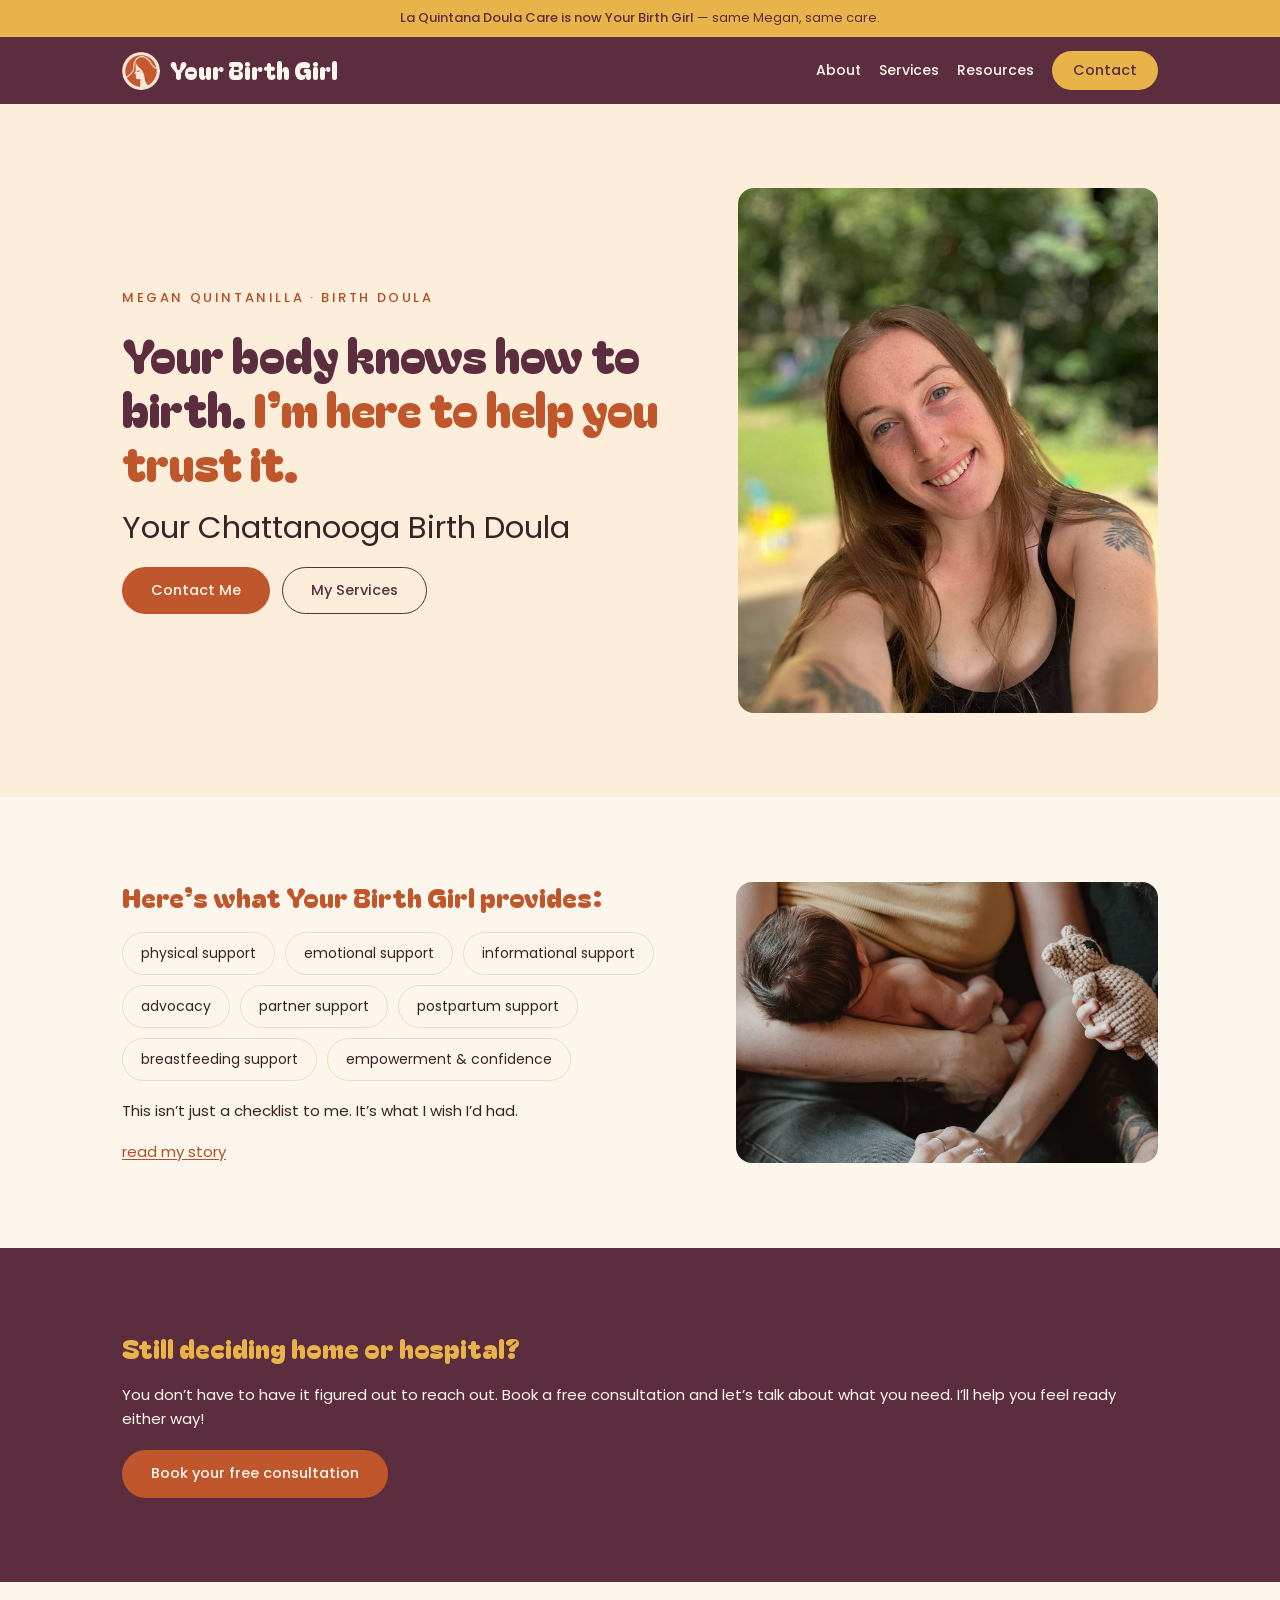
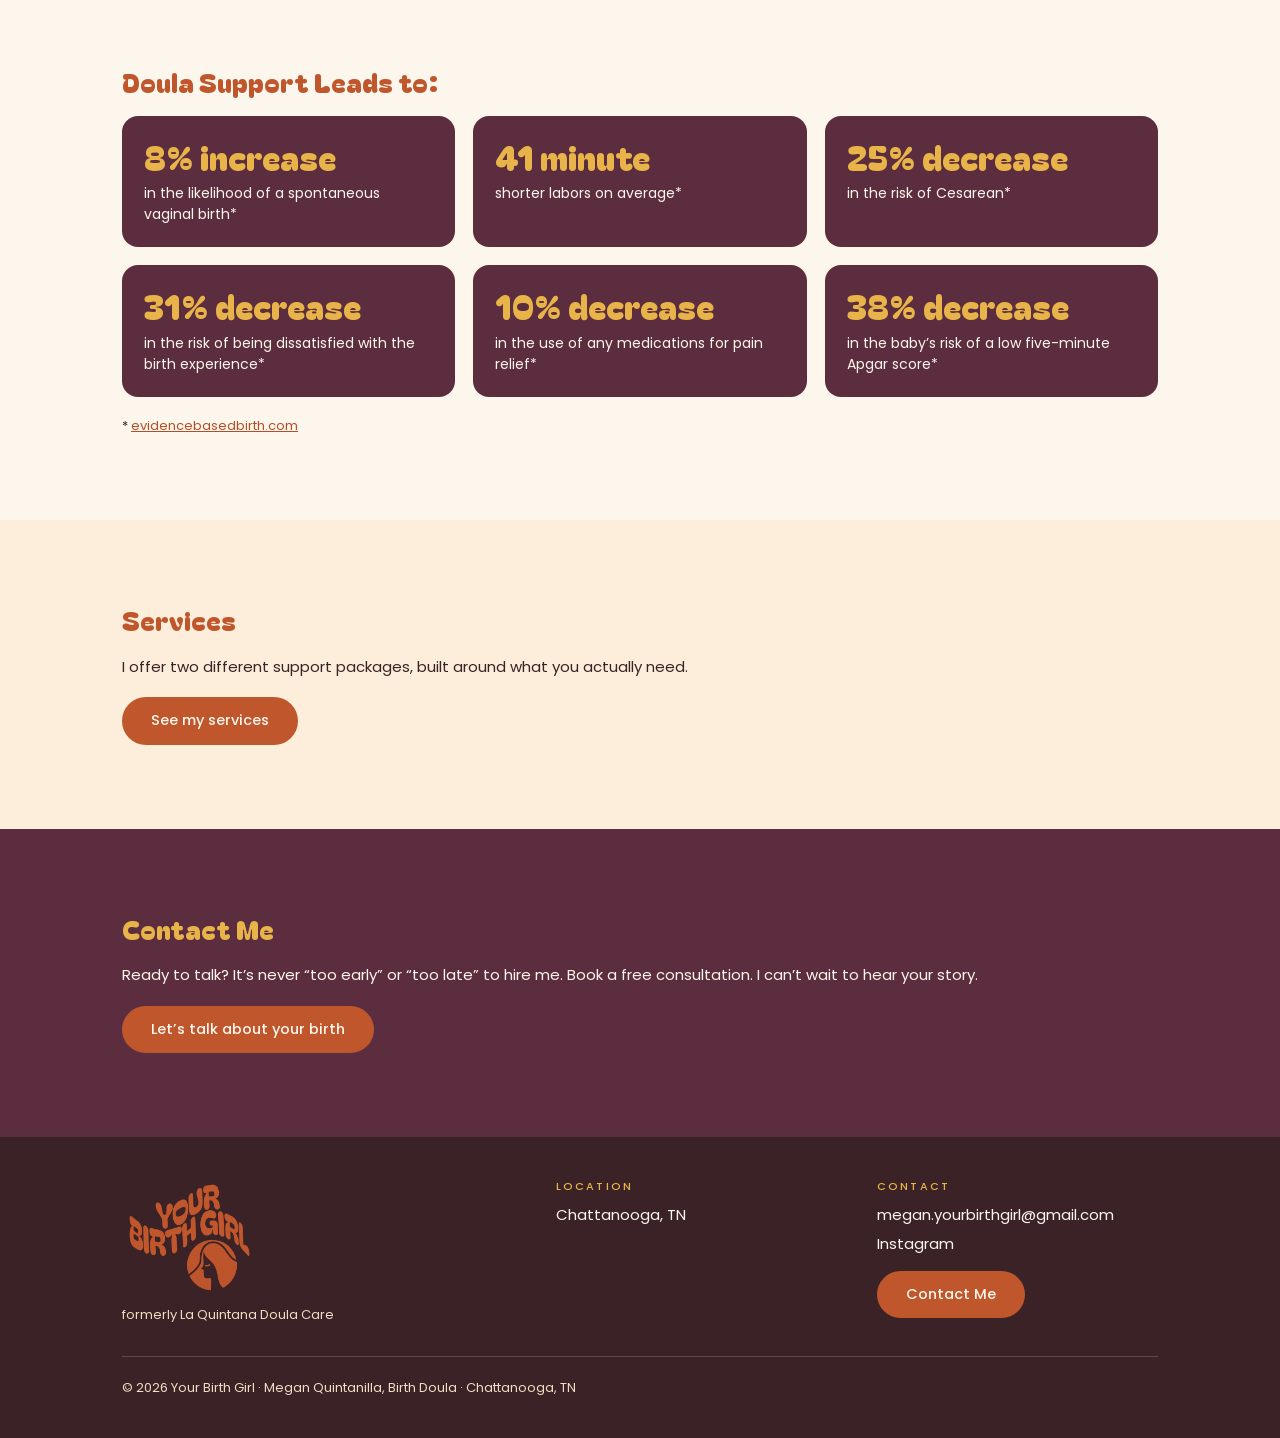
<file: home.html>
<!DOCTYPE html>
<html lang="en">
<head>
<meta charset="utf-8">
<meta name="viewport" content="width=device-width, initial-scale=1">
<!-- Redirect stub. The old Squarespace site had /home; this site does not.
     Squarespace domain forwarding preserves the path, so traffic lands here.
     Zero-delay refresh plus a canonical is the closest a static host gets to
     a 301. Remove alongside the rebrand notice — see BRAND.md §7. -->
<meta http-equiv="refresh" content="0; url=/">
<link rel="canonical" href="https://yourbirthgirl.com/">
<title>Your Birth Girl | Chattanooga Doula</title>
<link rel="stylesheet" href="css/style.css">
</head>
<body>
<main id="main" class="section section--cream">
  <div class="shell stack">
    <p class="body-text">This page has moved.
      <a href="/">Continue to Your Birth Girl</a>.</p>
  </div>
</main>
</body>
</html>
</file>
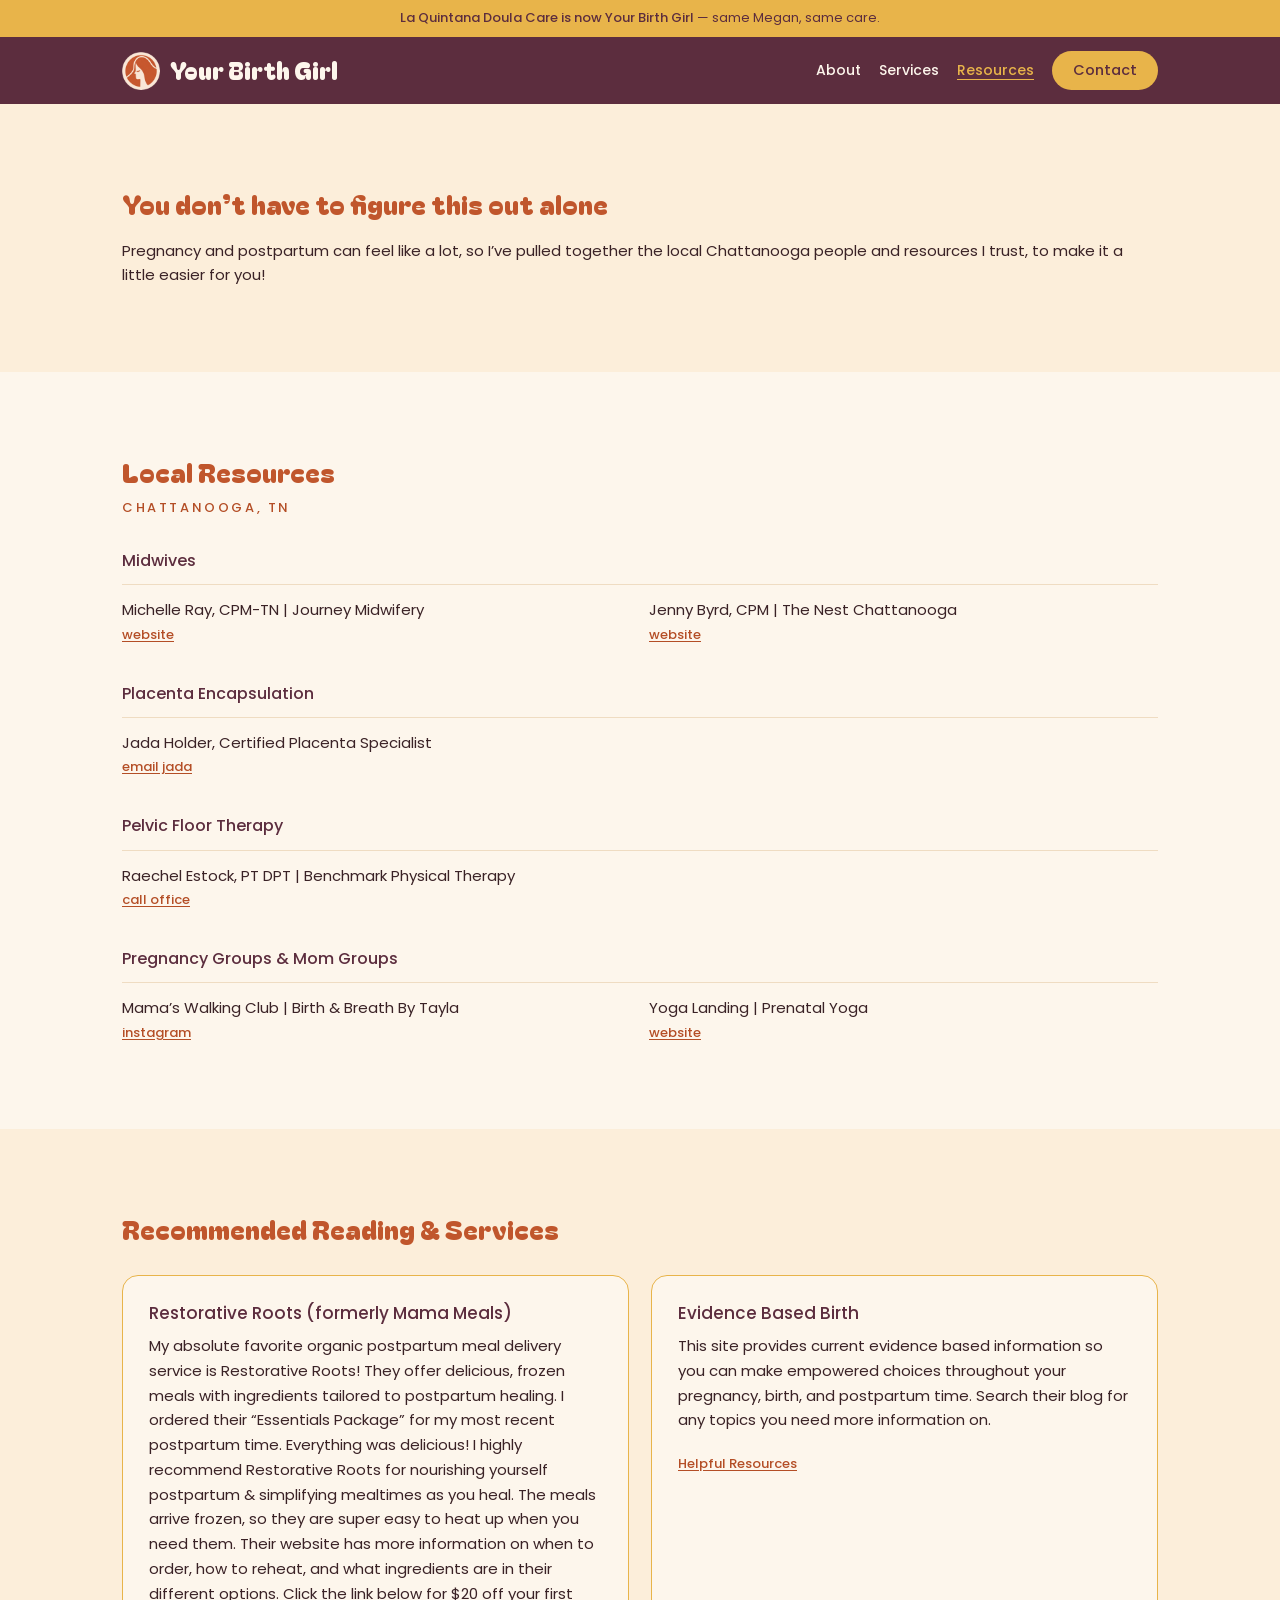
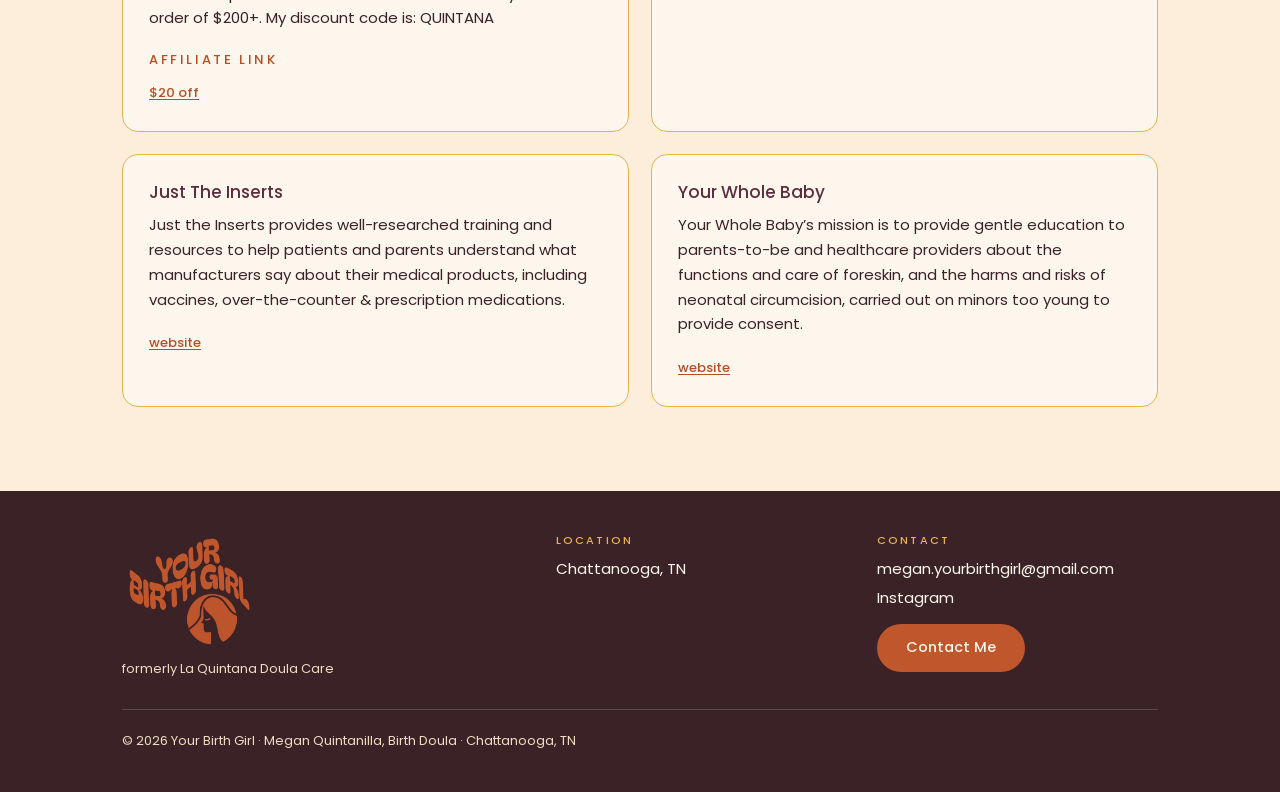
<file: resources.html>
<!DOCTYPE html>
<html lang="en">
<head>
<meta charset="utf-8">
<meta name="viewport" content="width=device-width, initial-scale=1">
<title>Chattanooga Pregnancy &amp; Birth Resources | Your Birth Girl</title>
<meta name="description" content="Curated pregnancy, birth, and postpartum resources for Chattanooga, TN families — midwives, pelvic floor therapy, mom groups, and evidence-based reading.">
<link rel="canonical" href="https://yourbirthgirl.com/resources">
<link rel="preload" href="assets/fonts/bagel-fat-one-400.woff2" as="font" type="font/woff2" crossorigin>
<link rel="preload" href="assets/fonts/poppins-400.woff2" as="font" type="font/woff2" crossorigin>
<link rel="icon" href="/favicon.ico" sizes="any">
<link rel="icon" type="image/png" sizes="32x32" href="/assets/icons/favicon-32.png">
<link rel="icon" type="image/png" sizes="16x16" href="/assets/icons/favicon-16.png">
<link rel="apple-touch-icon" href="/assets/icons/apple-touch-icon.png">
<link rel="manifest" href="/site.webmanifest">
<meta name="theme-color" content="#5C2D3E">
<link rel="stylesheet" href="css/style.css">
<!-- Structured data (JSON-LD) — service-area business, no street address.
     The business and Person nodes are repeated on every page by design so each
     page is self-describing when crawled alone. Keep name, phone and email in
     sync with the footer and the Google Business Profile. -->
<script type="application/ld+json">
  {
    "@context": "https://schema.org",
    "@graph": [
      {
        "@type": "ProfessionalService",
        "@id": "https://yourbirthgirl.com/#business",
        "name": "Your Birth Girl",
        "alternateName": "La Quintana Doula Care",
        "description": "Birth doula support for holistic-minded parents in Chattanooga, TN. Continuous care from prenatal preparation through labor, birth, and postpartum recovery.",
        "url": "https://yourbirthgirl.com/",
        "email": "megan.yourbirthgirl@gmail.com",
        "image": "https://yourbirthgirl.com/assets/img/megan.jpg",
        "logo": "https://yourbirthgirl.com/assets/img/logo.png",
        "address": {
          "@type": "PostalAddress",
          "addressLocality": "Chattanooga",
          "addressRegion": "TN",
          "addressCountry": "US"
        },
        "areaServed": [
          {
            "@type": "City",
            "name": "Chattanooga",
            "address": {
              "@type": "PostalAddress",
              "addressLocality": "Chattanooga",
              "addressRegion": "TN",
              "addressCountry": "US"
            }
          },
          {
            "@type": "City",
            "name": "Cleveland",
            "address": {
              "@type": "PostalAddress",
              "addressLocality": "Cleveland",
              "addressRegion": "TN",
              "addressCountry": "US"
            }
          },
          {
            "@type": "City",
            "name": "Signal Mountain",
            "address": {
              "@type": "PostalAddress",
              "addressLocality": "Signal Mountain",
              "addressRegion": "TN",
              "addressCountry": "US"
            }
          },
          {
            "@type": "City",
            "name": "East Ridge",
            "address": {
              "@type": "PostalAddress",
              "addressLocality": "East Ridge",
              "addressRegion": "TN",
              "addressCountry": "US"
            }
          },
          {
            "@type": "City",
            "name": "Dayton",
            "address": {
              "@type": "PostalAddress",
              "addressLocality": "Dayton",
              "addressRegion": "TN",
              "addressCountry": "US"
            }
          },
          {
            "@type": "City",
            "name": "Dalton",
            "address": {
              "@type": "PostalAddress",
              "addressLocality": "Dalton",
              "addressRegion": "GA",
              "addressCountry": "US"
            }
          },
          {
            "@type": "City",
            "name": "LaFayette",
            "address": {
              "@type": "PostalAddress",
              "addressLocality": "LaFayette",
              "addressRegion": "GA",
              "addressCountry": "US"
            }
          },
          {
            "@type": "GeoCircle",
            "geoMidpoint": {
              "@type": "GeoCoordinates",
              "latitude": 35.0456,
              "longitude": -85.3097
            },
            "geoRadius": "64000"
          }
        ],
        "founder": {
          "@id": "https://yourbirthgirl.com/#megan"
        },
        "employee": {
          "@id": "https://yourbirthgirl.com/#megan"
        },
        "knowsLanguage": "en-US",
        "sameAs": [
          "https://www.instagram.com/yourbirthgirl/"
        ]
      },
      {
        "@type": "Person",
        "@id": "https://yourbirthgirl.com/#megan",
        "name": "Megan Quintanilla",
        "jobTitle": "Birth Doula",
        "image": "https://yourbirthgirl.com/assets/img/megan.jpg",
        "url": "https://yourbirthgirl.com/about",
        "description": "I'm not a doula because I read about birth in a book. I'm a doula because I've lived it three very different ways.",
        "worksFor": {
          "@id": "https://yourbirthgirl.com/#business"
        },
        "sameAs": [
          "https://www.instagram.com/yourbirthgirl/"
        ]
      },
      {
        "@type": "WebSite",
        "@id": "https://yourbirthgirl.com/#website",
        "url": "https://yourbirthgirl.com/",
        "name": "Your Birth Girl",
        "publisher": {
          "@id": "https://yourbirthgirl.com/#business"
        },
        "inLanguage": "en-US"
      },
      {
        "@type": "CollectionPage",
        "@id": "https://yourbirthgirl.com/resources#webpage",
        "url": "https://yourbirthgirl.com/resources",
        "name": "Resources | Your Birth Girl",
        "description": "Curated pregnancy, birth, and postpartum resources for Chattanooga, TN families — midwives, pelvic floor therapy, mom groups, and evidence-based reading.",
        "isPartOf": {
          "@id": "https://yourbirthgirl.com/#website"
        },
        "about": {
          "@id": "https://yourbirthgirl.com/#business"
        },
        "inLanguage": "en-US",
        "breadcrumb": {
          "@id": "https://yourbirthgirl.com/resources#breadcrumb"
        }
      },
      {
        "@type": "BreadcrumbList",
        "@id": "https://yourbirthgirl.com/resources#breadcrumb",
        "itemListElement": [
          {
            "@type": "ListItem",
            "position": 1,
            "name": "Home",
            "item": "https://yourbirthgirl.com/"
          },
          {
            "@type": "ListItem",
            "position": 2,
            "name": "Resources"
          }
        ]
      }
    ]
  }
</script>
</head>
<body>

<a class="skip" href="#main">Skip to content</a>

<!-- Rebrand notice — temporary, see BRAND.md §7 -->
<div class="rebrand">
  <p class="shell rebrand__text"><strong>La Quintana Doula Care is now Your Birth Girl</strong> &mdash; same Megan, same care.</p>
</div>

<header class="nav">
  <div class="shell nav__inner">
    <a class="wordmark" href="/">
      <img class="wordmark__mark" src="assets/img/logo-badge.png" width="38" height="38" alt="">
      <span>Your Birth Girl</span>
    </a>
    <nav class="nav__links" aria-label="Main">
      <a class="nav__link" href="/about">About</a>
      <a class="nav__link" href="/services">Services</a>
      <a class="nav__link" href="/resources" aria-current="page">Resources</a>
      <a class="btn btn--nav" href="/contact">Contact</a>
    </nav>
  </div>
</header>

<main id="main">

  <section class="section section--wash">
    <div class="shell stack">
      <h1 class="section-header">You don&rsquo;t have to figure this out alone</h1>
      <p class="body-text">Pregnancy and postpartum can feel like a lot, so I&rsquo;ve pulled together the local Chattanooga people and resources I trust, to make it a little easier for you!</p>
    </div>
  </section>

  <section class="section section--cream">
    <div class="shell">
      <h2 class="section-header">Local Resources</h2>
      <p class="eyebrow" style="margin-top:8px">Chattanooga, TN</p>

      <div style="margin-top:30px">
        <div class="res-group">
          <h3 class="res-group__title">Midwives</h3>
          <ul class="res-list res-list--two">
            <li>
              <p class="res-item__name">Michelle Ray, CPM-TN | Journey Midwifery</p>
              <a class="res-item__link" href="https://www.journeymidwifery.com/" target="_blank" rel="noopener">website</a>
            </li>
            <li>
              <p class="res-item__name">Jenny Byrd, CPM | The Nest Chattanooga</p>
              <a class="res-item__link" href="https://www.thenestchattanooga.com/" target="_blank" rel="noopener">website</a>
            </li>
          </ul>
        </div>

        <div class="res-group">
          <h3 class="res-group__title">Placenta Encapsulation</h3>
          <ul class="res-list">
            <li>
              <p class="res-item__name">Jada Holder, Certified Placenta Specialist</p>
              <a class="res-item__link" href="mailto:wholesomehealingsdoula@gmail.com?subject=Placenta%20Encapsulation&amp;body=Hi%20Jada!%0AI%20am%20interested%20in%20your%20placenta%20encapsulation%20service.%0AMy%20due%20date%20is%3A%20%0AMegan%20with%20Your%20Birth%20Girl%20shared%20your%20information%20with%20me!%20I%20look%20forward%20to%20hearing%20from%20you.%0A%0AThanks%2C%0A%5Byour%20name%5D">email jada</a>
            </li>
          </ul>
        </div>

        <div class="res-group">
          <h3 class="res-group__title">Pelvic Floor Therapy</h3>
          <ul class="res-list">
            <li>
              <p class="res-item__name">Raechel Estock, PT DPT | Benchmark Physical Therapy</p>
              <a class="res-item__link" href="tel:4238703573">call office</a>
            </li>
          </ul>
        </div>

        <div class="res-group">
          <h3 class="res-group__title">Pregnancy Groups &amp; Mom Groups</h3>
          <ul class="res-list res-list--two">
            <li>
              <p class="res-item__name">Mama&rsquo;s Walking Club | Birth &amp; Breath By Tayla</p>
              <a class="res-item__link" href="https://www.instagram.com/birthandbreathtn" target="_blank" rel="noopener">instagram</a>
            </li>
            <li>
              <p class="res-item__name">Yoga Landing | Prenatal Yoga</p>
              <a class="res-item__link" href="https://clients.mindbodyonline.com/classic/mainclass" target="_blank" rel="noopener">website</a>
            </li>
          </ul>
        </div>
      </div>
    </div>
  </section>

  <section class="section section--wash">
    <div class="shell stack-lg">
      <h2 class="section-header">Recommended Reading &amp; Services</h2>

      <div class="card-grid">
        <article class="card">
          <h3 class="card__title">Restorative Roots (formerly Mama Meals)</h3>
          <p class="body-text">My absolute favorite organic postpartum meal delivery service is Restorative Roots! They offer delicious, frozen meals with ingredients tailored to postpartum healing. I ordered their &ldquo;Essentials Package&rdquo; for my most recent postpartum time. Everything was delicious! I highly recommend Restorative Roots for nourishing yourself postpartum &amp; simplifying mealtimes as you heal. The meals arrive frozen, so they are super easy to heat up when you need them. Their website has more information on when to order, how to reheat, and what ingredients are in their different options. Click the link below for $20 off your first order of $200+. My discount code is: QUINTANA</p>
          <p class="eyebrow" style="margin-top:18px">Affiliate link</p>
          <p style="margin-top:10px">
            <a class="res-item__link" href="https://mamameals-oc.myshopify.com?sca_ref=8385895.ciX2cRZ33T" target="_blank" rel="noopener sponsored">$20 off</a>
          </p>
        </article>

        <article class="card">
          <h3 class="card__title">Evidence Based Birth</h3>
          <p class="body-text">This site provides current evidence based information so you can make empowered choices throughout your pregnancy, birth, and postpartum time. Search their blog for any topics you need more information on.</p>
          <p style="margin-top:18px">
            <a class="res-item__link" href="https://evidencebasedbirth.com/blog/" target="_blank" rel="noopener">Helpful Resources</a>
          </p>
        </article>

        <article class="card">
          <h3 class="card__title">Just The Inserts</h3>
          <p class="body-text">Just the Inserts provides well-researched training and resources to help patients and parents understand what manufacturers say about their medical products, including vaccines, over-the-counter &amp; prescription medications.</p>
          <p style="margin-top:18px">
            <a class="res-item__link" href="https://justtheinserts.com/" target="_blank" rel="noopener">website</a>
          </p>
        </article>

        <article class="card">
          <h3 class="card__title">Your Whole Baby</h3>
          <p class="body-text">Your Whole Baby&rsquo;s mission is to provide gentle education to parents-to-be and healthcare providers about the functions and care of foreskin, and the harms and risks of neonatal circumcision, carried out on minors too young to provide consent.</p>
          <p style="margin-top:18px">
            <a class="res-item__link" href="https://www.yourwholebaby.org/" target="_blank" rel="noopener">website</a>
          </p>
        </article>
      </div>
    </div>
  </section>

</main>

<footer class="footer">
  <div class="shell">
    <div class="footer__grid">
      <div>
        <img class="footer__logo" src="assets/img/logo-wordmark.png"
             width="480" height="430" loading="lazy" alt="Your Birth Girl">
        <p class="footer__former">formerly La Quintana Doula Care</p>
      </div>
      <div>
        <p class="footer__label">Location</p>
        <ul>
          <li>Chattanooga, TN</li>
        </ul>
      </div>
      <div>
        <p class="footer__label">Contact</p>
        <ul>
          <li><a href="mailto:megan.yourbirthgirl@gmail.com">megan.yourbirthgirl@gmail.com</a></li>
          <li><a href="https://www.instagram.com/yourbirthgirl/" target="_blank" rel="noopener">Instagram</a></li>
        </ul>
        <p style="margin-top:14px"><a class="btn btn--primary" href="/contact">Contact Me</a></p>
      </div>
    </div>
    <p class="footer__bottom">&copy; 2026 Your Birth Girl &middot; Megan Quintanilla, Birth Doula &middot; Chattanooga, TN</p>
  </div>
</footer>

</body>
</html>
</file>
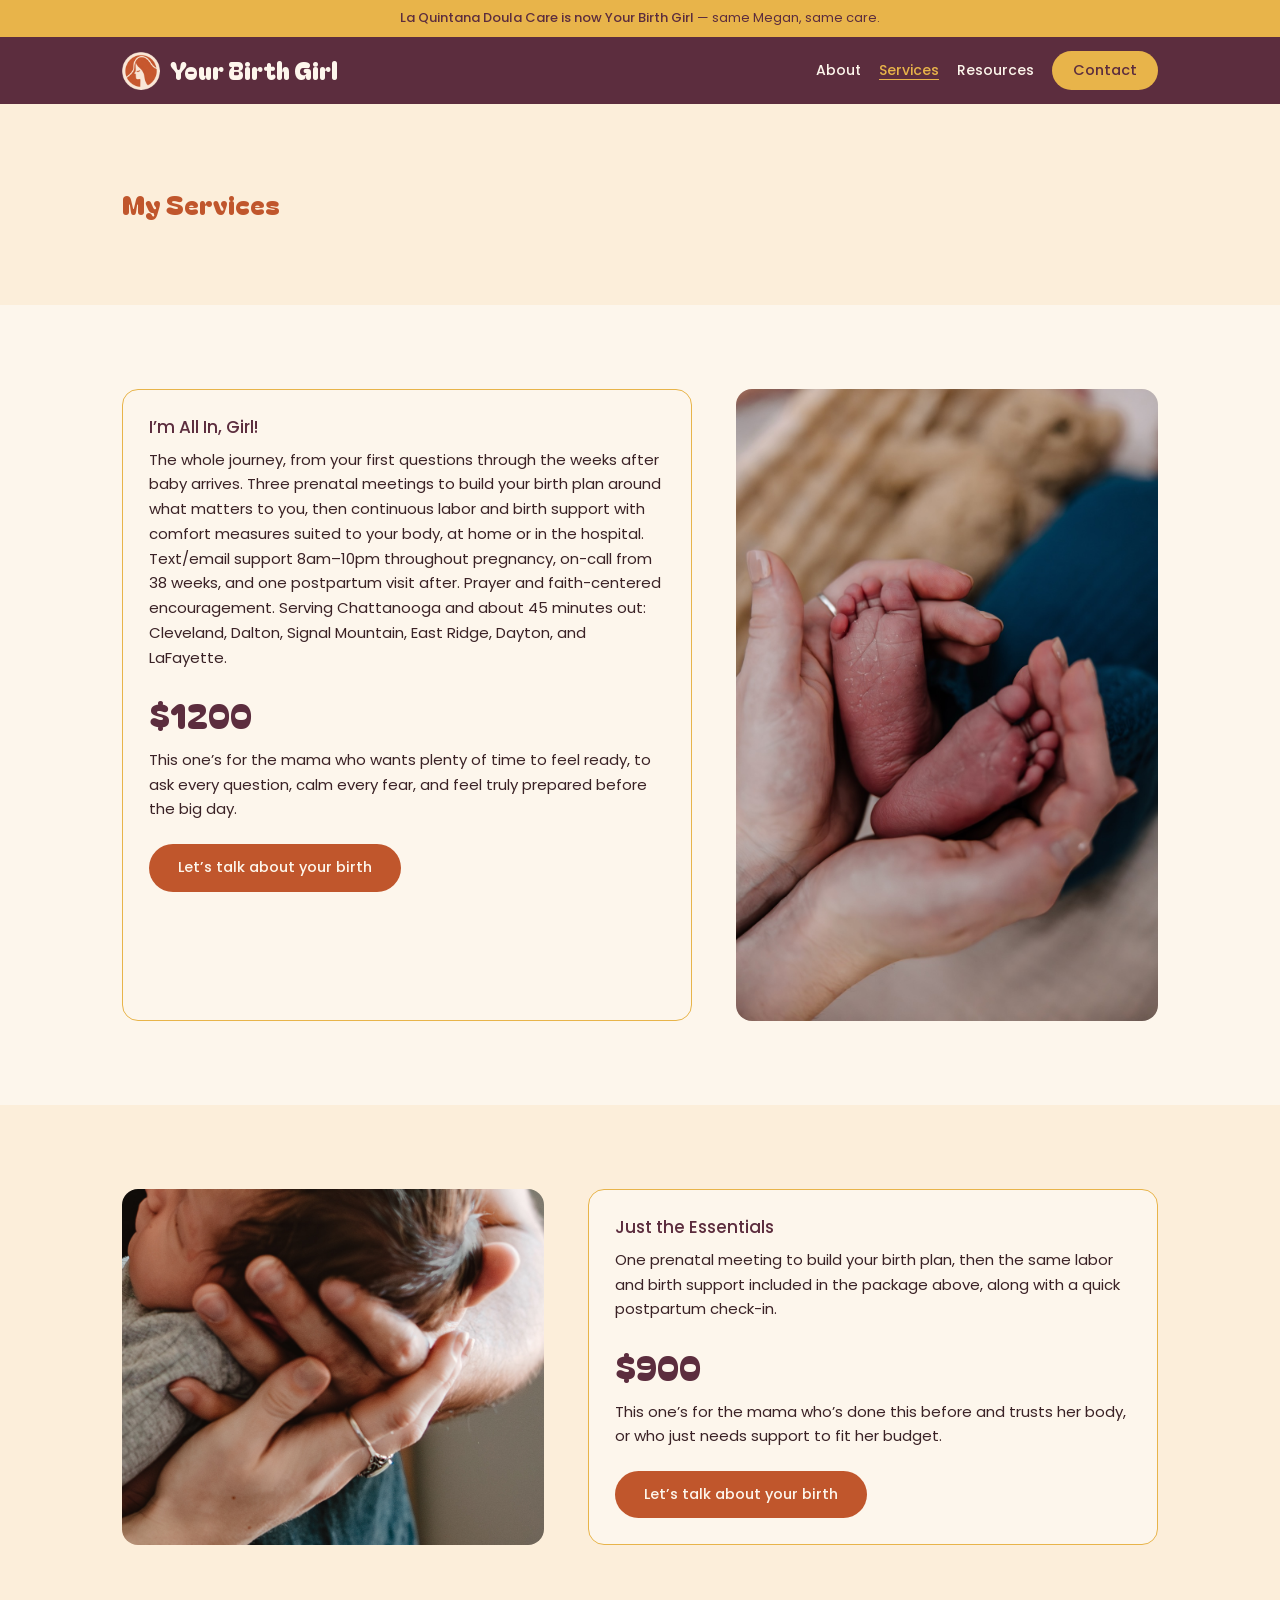
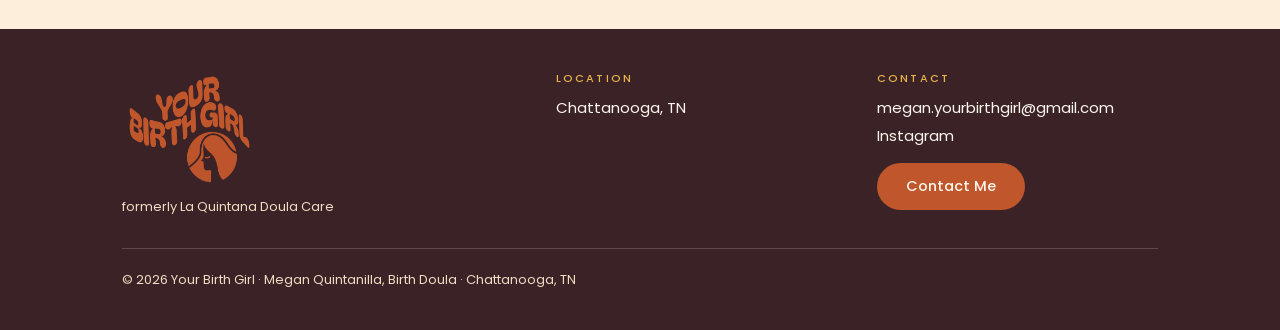
<file: services.html>
<!DOCTYPE html>
<html lang="en">
<head>
<meta charset="utf-8">
<meta name="viewport" content="width=device-width, initial-scale=1">
<title>Chattanooga Doula Services &amp; Pricing | Your Birth Girl</title>
<meta name="description" content="Birth doula support in Chattanooga, TN. Continuous care from prenatal prep through birth and postpartum recovery.">
<link rel="canonical" href="https://yourbirthgirl.com/services">
<link rel="preload" href="assets/fonts/bagel-fat-one-400.woff2" as="font" type="font/woff2" crossorigin>
<link rel="preload" href="assets/fonts/poppins-400.woff2" as="font" type="font/woff2" crossorigin>
<link rel="icon" href="/favicon.ico" sizes="any">
<link rel="icon" type="image/png" sizes="32x32" href="/assets/icons/favicon-32.png">
<link rel="icon" type="image/png" sizes="16x16" href="/assets/icons/favicon-16.png">
<link rel="apple-touch-icon" href="/assets/icons/apple-touch-icon.png">
<link rel="manifest" href="/site.webmanifest">
<meta name="theme-color" content="#5C2D3E">
<link rel="stylesheet" href="css/style.css">
<!-- Structured data (JSON-LD) — service-area business, no street address.
     The business and Person nodes are repeated on every page by design so each
     page is self-describing when crawled alone. Keep name, phone and email in
     sync with the footer and the Google Business Profile. -->
<script type="application/ld+json">
  {
    "@context": "https://schema.org",
    "@graph": [
      {
        "@type": "ProfessionalService",
        "@id": "https://yourbirthgirl.com/#business",
        "name": "Your Birth Girl",
        "alternateName": "La Quintana Doula Care",
        "description": "Birth doula support for holistic-minded parents in Chattanooga, TN. Continuous care from prenatal preparation through labor, birth, and postpartum recovery.",
        "url": "https://yourbirthgirl.com/",
        "email": "megan.yourbirthgirl@gmail.com",
        "image": "https://yourbirthgirl.com/assets/img/megan.jpg",
        "logo": "https://yourbirthgirl.com/assets/img/logo.png",
        "address": {
          "@type": "PostalAddress",
          "addressLocality": "Chattanooga",
          "addressRegion": "TN",
          "addressCountry": "US"
        },
        "areaServed": [
          {
            "@type": "City",
            "name": "Chattanooga",
            "address": {
              "@type": "PostalAddress",
              "addressLocality": "Chattanooga",
              "addressRegion": "TN",
              "addressCountry": "US"
            }
          },
          {
            "@type": "City",
            "name": "Cleveland",
            "address": {
              "@type": "PostalAddress",
              "addressLocality": "Cleveland",
              "addressRegion": "TN",
              "addressCountry": "US"
            }
          },
          {
            "@type": "City",
            "name": "Signal Mountain",
            "address": {
              "@type": "PostalAddress",
              "addressLocality": "Signal Mountain",
              "addressRegion": "TN",
              "addressCountry": "US"
            }
          },
          {
            "@type": "City",
            "name": "East Ridge",
            "address": {
              "@type": "PostalAddress",
              "addressLocality": "East Ridge",
              "addressRegion": "TN",
              "addressCountry": "US"
            }
          },
          {
            "@type": "City",
            "name": "Dayton",
            "address": {
              "@type": "PostalAddress",
              "addressLocality": "Dayton",
              "addressRegion": "TN",
              "addressCountry": "US"
            }
          },
          {
            "@type": "City",
            "name": "Dalton",
            "address": {
              "@type": "PostalAddress",
              "addressLocality": "Dalton",
              "addressRegion": "GA",
              "addressCountry": "US"
            }
          },
          {
            "@type": "City",
            "name": "LaFayette",
            "address": {
              "@type": "PostalAddress",
              "addressLocality": "LaFayette",
              "addressRegion": "GA",
              "addressCountry": "US"
            }
          },
          {
            "@type": "GeoCircle",
            "geoMidpoint": {
              "@type": "GeoCoordinates",
              "latitude": 35.0456,
              "longitude": -85.3097
            },
            "geoRadius": "64000"
          }
        ],
        "founder": {
          "@id": "https://yourbirthgirl.com/#megan"
        },
        "employee": {
          "@id": "https://yourbirthgirl.com/#megan"
        },
        "knowsLanguage": "en-US",
        "sameAs": [
          "https://www.instagram.com/yourbirthgirl/"
        ],
        "hasOfferCatalog": {
          "@type": "OfferCatalog",
          "name": "Doula Support Packages",
          "itemListElement": [
            {
              "@type": "Offer",
              "itemOffered": {
                "@id": "https://yourbirthgirl.com/services#all-in"
              }
            },
            {
              "@type": "Offer",
              "itemOffered": {
                "@id": "https://yourbirthgirl.com/services#essentials"
              }
            }
          ]
        }
      },
      {
        "@type": "Person",
        "@id": "https://yourbirthgirl.com/#megan",
        "name": "Megan Quintanilla",
        "jobTitle": "Birth Doula",
        "image": "https://yourbirthgirl.com/assets/img/megan.jpg",
        "url": "https://yourbirthgirl.com/about",
        "description": "I'm not a doula because I read about birth in a book. I'm a doula because I've lived it three very different ways.",
        "worksFor": {
          "@id": "https://yourbirthgirl.com/#business"
        },
        "sameAs": [
          "https://www.instagram.com/yourbirthgirl/"
        ]
      },
      {
        "@type": "WebSite",
        "@id": "https://yourbirthgirl.com/#website",
        "url": "https://yourbirthgirl.com/",
        "name": "Your Birth Girl",
        "publisher": {
          "@id": "https://yourbirthgirl.com/#business"
        },
        "inLanguage": "en-US"
      },
      {
        "@type": "Service",
        "@id": "https://yourbirthgirl.com/services#all-in",
        "name": "I'm All In, Girl!",
        "serviceType": "Birth doula support",
        "description": "The whole journey, from your first questions through the weeks after baby arrives. Three prenatal meetings to build your birth plan, continuous labor and birth support with comfort measures suited to your body, at home or in the hospital. Text and email support 8am-10pm throughout pregnancy, on-call from 38 weeks, and one postpartum visit after. Prayer and faith-centered encouragement.",
        "provider": {
          "@id": "https://yourbirthgirl.com/#business"
        },
        "areaServed": [
          {
            "@type": "City",
            "name": "Chattanooga",
            "address": {
              "@type": "PostalAddress",
              "addressLocality": "Chattanooga",
              "addressRegion": "TN",
              "addressCountry": "US"
            }
          },
          {
            "@type": "City",
            "name": "Cleveland",
            "address": {
              "@type": "PostalAddress",
              "addressLocality": "Cleveland",
              "addressRegion": "TN",
              "addressCountry": "US"
            }
          },
          {
            "@type": "City",
            "name": "Signal Mountain",
            "address": {
              "@type": "PostalAddress",
              "addressLocality": "Signal Mountain",
              "addressRegion": "TN",
              "addressCountry": "US"
            }
          },
          {
            "@type": "City",
            "name": "East Ridge",
            "address": {
              "@type": "PostalAddress",
              "addressLocality": "East Ridge",
              "addressRegion": "TN",
              "addressCountry": "US"
            }
          },
          {
            "@type": "City",
            "name": "Dayton",
            "address": {
              "@type": "PostalAddress",
              "addressLocality": "Dayton",
              "addressRegion": "TN",
              "addressCountry": "US"
            }
          },
          {
            "@type": "City",
            "name": "Dalton",
            "address": {
              "@type": "PostalAddress",
              "addressLocality": "Dalton",
              "addressRegion": "GA",
              "addressCountry": "US"
            }
          },
          {
            "@type": "City",
            "name": "LaFayette",
            "address": {
              "@type": "PostalAddress",
              "addressLocality": "LaFayette",
              "addressRegion": "GA",
              "addressCountry": "US"
            }
          },
          {
            "@type": "GeoCircle",
            "geoMidpoint": {
              "@type": "GeoCoordinates",
              "latitude": 35.0456,
              "longitude": -85.3097
            },
            "geoRadius": "64000"
          }
        ],
        "url": "https://yourbirthgirl.com/services",
        "offers": {
          "@type": "Offer",
          "price": "1200",
          "priceCurrency": "USD",
          "url": "https://yourbirthgirl.com/services"
        }
      },
      {
        "@type": "Service",
        "@id": "https://yourbirthgirl.com/services#essentials",
        "name": "Just the Essentials",
        "serviceType": "Birth doula support",
        "description": "One prenatal meeting to build your birth plan, then the same labor and birth support included in the full package, along with a quick postpartum check-in.",
        "provider": {
          "@id": "https://yourbirthgirl.com/#business"
        },
        "areaServed": [
          {
            "@type": "City",
            "name": "Chattanooga",
            "address": {
              "@type": "PostalAddress",
              "addressLocality": "Chattanooga",
              "addressRegion": "TN",
              "addressCountry": "US"
            }
          },
          {
            "@type": "City",
            "name": "Cleveland",
            "address": {
              "@type": "PostalAddress",
              "addressLocality": "Cleveland",
              "addressRegion": "TN",
              "addressCountry": "US"
            }
          },
          {
            "@type": "City",
            "name": "Signal Mountain",
            "address": {
              "@type": "PostalAddress",
              "addressLocality": "Signal Mountain",
              "addressRegion": "TN",
              "addressCountry": "US"
            }
          },
          {
            "@type": "City",
            "name": "East Ridge",
            "address": {
              "@type": "PostalAddress",
              "addressLocality": "East Ridge",
              "addressRegion": "TN",
              "addressCountry": "US"
            }
          },
          {
            "@type": "City",
            "name": "Dayton",
            "address": {
              "@type": "PostalAddress",
              "addressLocality": "Dayton",
              "addressRegion": "TN",
              "addressCountry": "US"
            }
          },
          {
            "@type": "City",
            "name": "Dalton",
            "address": {
              "@type": "PostalAddress",
              "addressLocality": "Dalton",
              "addressRegion": "GA",
              "addressCountry": "US"
            }
          },
          {
            "@type": "City",
            "name": "LaFayette",
            "address": {
              "@type": "PostalAddress",
              "addressLocality": "LaFayette",
              "addressRegion": "GA",
              "addressCountry": "US"
            }
          },
          {
            "@type": "GeoCircle",
            "geoMidpoint": {
              "@type": "GeoCoordinates",
              "latitude": 35.0456,
              "longitude": -85.3097
            },
            "geoRadius": "64000"
          }
        ],
        "url": "https://yourbirthgirl.com/services",
        "offers": {
          "@type": "Offer",
          "price": "900",
          "priceCurrency": "USD",
          "url": "https://yourbirthgirl.com/services"
        }
      },
      {
        "@type": "WebPage",
        "@id": "https://yourbirthgirl.com/services#webpage",
        "url": "https://yourbirthgirl.com/services",
        "name": "Services | Your Birth Girl",
        "description": "Birth doula support in Chattanooga, TN. Continuous care from prenatal prep through birth and postpartum recovery.",
        "isPartOf": {
          "@id": "https://yourbirthgirl.com/#website"
        },
        "about": {
          "@id": "https://yourbirthgirl.com/#business"
        },
        "inLanguage": "en-US",
        "breadcrumb": {
          "@id": "https://yourbirthgirl.com/services#breadcrumb"
        },
        "mainEntity": {
          "@id": "https://yourbirthgirl.com/services#all-in"
        }
      },
      {
        "@type": "BreadcrumbList",
        "@id": "https://yourbirthgirl.com/services#breadcrumb",
        "itemListElement": [
          {
            "@type": "ListItem",
            "position": 1,
            "name": "Home",
            "item": "https://yourbirthgirl.com/"
          },
          {
            "@type": "ListItem",
            "position": 2,
            "name": "Services"
          }
        ]
      }
    ]
  }
</script>
</head>
<body>

<a class="skip" href="#main">Skip to content</a>

<!-- Rebrand notice — temporary, see BRAND.md §7 -->
<div class="rebrand">
  <p class="shell rebrand__text"><strong>La Quintana Doula Care is now Your Birth Girl</strong> &mdash; same Megan, same care.</p>
</div>

<header class="nav">
  <div class="shell nav__inner">
    <a class="wordmark" href="/">
      <img class="wordmark__mark" src="assets/img/logo-badge.png" width="38" height="38" alt="">
      <span>Your Birth Girl</span>
    </a>
    <nav class="nav__links" aria-label="Main">
      <a class="nav__link" href="/about">About</a>
      <a class="nav__link" href="/services" aria-current="page">Services</a>
      <a class="nav__link" href="/resources">Resources</a>
      <a class="btn btn--nav" href="/contact">Contact</a>
    </nav>
  </div>
</header>

<main id="main">

  <section class="section section--wash">
    <div class="shell">
      <h1 class="section-header">My Services</h1>
    </div>
  </section>

  <!-- Row 1 — text left, photo right. Portrait photo pairs with the long card. -->
  <section class="section section--cream">
    <div class="shell split split--match">
      <article class="card">
        <h2 class="card__title">I&rsquo;m All In, Girl!</h2>
        <p class="body-text">The whole journey, from your first questions through the weeks after baby arrives. Three prenatal meetings to build your birth plan around what matters to you, then continuous labor and birth support with comfort measures suited to your body, at home or in the hospital. Text/email support 8am&ndash;10pm throughout pregnancy, on-call from 38 weeks, and one postpartum visit after. Prayer and faith-centered encouragement. Serving Chattanooga and about 45 minutes out: Cleveland, Dalton, Signal Mountain, East Ridge, Dayton, and LaFayette.</p>
        <p class="price" style="margin-top:26px">$1200</p>
        <p class="body-text" style="margin-top:14px">This one&rsquo;s for the mama who wants plenty of time to feel ready, to ask every question, calm every fear, and feel truly prepared before the big day.</p>
        <p style="margin-top:22px">
          <a class="btn btn--primary" href="/contact">Let&rsquo;s talk about your birth</a>
        </p>
      </article>
      <figure class="photo-frame photo-frame--tall">
        <img src="assets/img/newborn-feet.jpg" width="1067" height="1600" loading="lazy"
             alt="A newborn&rsquo;s feet cradled in an adult&rsquo;s cupped hands.">
      </figure>
    </div>
  </section>

  <!-- Row 2 — photo left, text right on desktop. Card stays first in the DOM so
       mobile still reads text before photo, matching every other .split. -->
  <section class="section section--wash">
    <div class="shell split split--rev split--match">
      <article class="card">
        <h2 class="card__title">Just the Essentials</h2>
        <p class="body-text">One prenatal meeting to build your birth plan, then the same labor and birth support included in the package above, along with a quick postpartum check-in.</p>
        <p class="price" style="margin-top:26px">$900</p>
        <p class="body-text" style="margin-top:14px">This one&rsquo;s for the mama who&rsquo;s done this before and trusts her body, or who just needs support to fit her budget.</p>
        <p style="margin-top:22px">
          <a class="btn btn--primary" href="/contact">Let&rsquo;s talk about your birth</a>
        </p>
      </article>
      <figure class="photo-frame photo-frame--wide">
        <img src="assets/img/newborn-in-hands.jpg" width="1337" height="891" loading="lazy"
             alt="A newborn resting in an adult&rsquo;s hands, one hand cupped behind the head and another supporting the body.">
      </figure>
    </div>
  </section>

</main>

<footer class="footer">
  <div class="shell">
    <div class="footer__grid">
      <div>
        <img class="footer__logo" src="assets/img/logo-wordmark.png"
             width="480" height="430" loading="lazy" alt="Your Birth Girl">
        <p class="footer__former">formerly La Quintana Doula Care</p>
      </div>
      <div>
        <p class="footer__label">Location</p>
        <ul>
          <li>Chattanooga, TN</li>
        </ul>
      </div>
      <div>
        <p class="footer__label">Contact</p>
        <ul>
          <li><a href="mailto:megan.yourbirthgirl@gmail.com">megan.yourbirthgirl@gmail.com</a></li>
          <li><a href="https://www.instagram.com/yourbirthgirl/" target="_blank" rel="noopener">Instagram</a></li>
        </ul>
        <p style="margin-top:14px"><a class="btn btn--primary" href="/contact">Contact Me</a></p>
      </div>
    </div>
    <p class="footer__bottom">&copy; 2026 Your Birth Girl &middot; Megan Quintanilla, Birth Doula &middot; Chattanooga, TN</p>
  </div>
</footer>

</body>
</html>
</file>
<file: css/style.css>
/* ==========================================================================
   Your Birth Girl — stylesheet
   Implements BRAND.md revision 1. Mobile first.
   Do not add colors, fonts, gradients, or shadows that are not in BRAND.md.
   ========================================================================== */

/* ----- Fonts (self-hosted, SIL OFL) ----- */
@font-face {
  font-family: 'Bagel Fat One';
  src: url('../assets/fonts/bagel-fat-one-400.woff2') format('woff2');
  font-weight: 400;
  font-style: normal;
  font-display: swap;
}
@font-face {
  font-family: 'Poppins';
  src: url('../assets/fonts/poppins-400.woff2') format('woff2');
  font-weight: 400;
  font-style: normal;
  font-display: swap;
}
@font-face {
  font-family: 'Poppins';
  src: url('../assets/fonts/poppins-500.woff2') format('woff2');
  font-weight: 500;
  font-style: normal;
  font-display: swap;
}

/* ----- Tokens ----- */
:root {
  --plum:  #5C2D3E;
  --rose:  #A8687C;
  --rust:  #C0562C;
  --drust: #B44E26;
  --gold:  #E8B44A;
  --cream: #FDF6EC;
  --wash:  #FCEEDA;
  --ink:   #3A2226;
  --line:  #EFDCC2;

  --display: 'Bagel Fat One', Georgia, serif;
  --body: 'Poppins', -apple-system, BlinkMacSystemFont, 'Segoe UI', Roboto, sans-serif;

  --radius-card: 16px;
  --radius-pill: 40px;
  --shell: 1100px;
  --gutter: 20px;
  --section-y: 56px;
}

/* ----- Reset ----- */
*, *::before, *::after { box-sizing: border-box; }
body, h1, h2, h3, h4, p, ul, ol, li, figure, blockquote { margin: 0; padding: 0; }
ul, ol { list-style: none; }
img { max-width: 100%; display: block; height: auto; }
a { color: inherit; }

html { scroll-behavior: smooth; }
@media (prefers-reduced-motion: reduce) {
  html { scroll-behavior: auto; }
  *, *::before, *::after { animation-duration: .01ms !important; transition-duration: .01ms !important; }
}

body {
  font-family: var(--body);
  font-weight: 400;
  font-size: 15px;
  line-height: 1.6;
  color: var(--ink);
  background: var(--cream);
  -webkit-font-smoothing: antialiased;
}

/* ----- Layout ----- */
.shell {
  width: 100%;
  max-width: var(--shell);
  margin-inline: auto;
  padding-inline: var(--gutter);
}

.section { padding-block: var(--section-y); }
.section--cream { background: var(--cream); }
.section--wash  { background: var(--wash); }
.section--plum  { background: var(--plum); color: var(--cream); }

/* Skip link — keyboard users land past the nav */
.skip {
  position: absolute;
  left: -9999px;
  top: 0;
  background: var(--plum);
  color: var(--cream);
  padding: 12px 20px;
  border-radius: 0 0 var(--radius-card) 0;
  font-weight: 500;
  z-index: 100;
}
.skip:focus { left: 0; }

/* ----- Type scale (mobile values; desktop in media query) ----- */
.wordmark {
  display: inline-flex;
  align-items: center;
  gap: 10px;
  font-family: var(--display);
  font-size: 20px;
  line-height: 1.1;
  color: var(--cream);
  text-decoration: none;
}
/* The mark keeps its own cream field and is masked to a circle, so it reads
   as a badge on plum. The rust mark alone would be ~2.4:1 against plum. */
.wordmark__mark { display: block; width: 32px; height: 32px; flex: none; }

.hero__standout {
  font-family: var(--display);
  font-size: 30px;
  line-height: 1.15;
  color: var(--plum);
  font-weight: 400;
}
/* The turn word — final word of the hero headline only, once per page */
.turn { color: var(--rust); }

.hero__lead {
  font-size: 22px;
  line-height: 1.35;
  color: var(--ink);
  font-weight: 400;
}

.section-header {
  font-family: var(--display);
  font-size: 22px;
  line-height: 1.2;
  color: var(--rust);
  font-weight: 400;
}
/* On plum backgrounds rust would fail contrast — use gold, which is 5.8 on plum */
.section--plum .section-header { color: var(--gold); }

.eyebrow {
  /* 11px with .2em tracking was hard to read; bumped 2026-09-17. BRAND.md §8. */
  font-size: 12px;
  font-weight: 500;
  letter-spacing: .2em;
  text-transform: uppercase;
  color: var(--drust);
}
.section--plum .eyebrow { color: var(--gold); }

.body-text {
  font-size: 15px;
  line-height: 1.6;
  color: var(--ink);
}
.section--plum .body-text { color: var(--cream); }
.body-text + .body-text { margin-top: 16px; }

/* Inline links — drust passes AA at body size on cream and wash */
.body-text a, .link {
  color: var(--drust);
  text-decoration: underline;
  text-underline-offset: 2px;
}
.section--plum .body-text a,
.section--plum .link { color: var(--gold); }

/* ----- Buttons ----- */
.btn {
  display: inline-block;
  font-family: var(--body);
  font-weight: 500;
  font-size: 15px;
  line-height: 1.2;
  padding: 14px 28px;
  border-radius: var(--radius-pill);
  border: 1.5px solid transparent;
  text-decoration: none;
  cursor: pointer;
  text-align: center;
}
.btn--primary { background: var(--rust); color: var(--cream); }
.btn--primary:hover { background: var(--drust); }

.btn--secondary { background: transparent; color: var(--plum); border-color: var(--plum); }
.btn--secondary:hover { background: var(--plum); color: var(--cream); }

/* The only gold button on the site */
.btn--nav { background: var(--gold); color: var(--plum); padding: 10px 20px; font-size: 14px; }
.btn--nav:hover { background: var(--cream); }

/* On plum, the secondary button needs a light border to be visible */
.section--plum .btn--secondary { color: var(--cream); border-color: var(--cream); }
.section--plum .btn--secondary:hover { background: var(--cream); color: var(--plum); }

.btn-row { display: flex; flex-wrap: wrap; gap: 12px; }

/* ----- Focus ----- */
a:focus-visible, button:focus-visible {
  outline: 3px solid var(--gold);
  outline-offset: 3px;
}
.section--plum a:focus-visible, .nav a:focus-visible {
  outline-color: var(--gold);
}

/* ----- Rebrand notice -----
   TEMPORARY. Bridges visitors arriving from laquintanadoulacare.com through
   the 301 redirect. Delete this block plus the markup on all four pages once
   the redirect has run ~12 months. See BRAND.md §7.
   Plum on gold measures 5.8:1, so 13px clears AA. */
.rebrand {
  background: var(--gold);
  padding-block: 9px;
}
.rebrand__text {
  color: var(--plum);
  font-size: 13px;
  font-weight: 400;
  line-height: 1.45;
  text-align: center;
}
.rebrand__text strong { font-weight: 500; }

/* ----- Nav ----- */
.nav { background: var(--plum); }
.nav__inner {
  display: flex;
  flex-wrap: wrap;
  align-items: center;
  gap: 12px 20px;
  padding-block: 14px;
}
.nav__links {
  display: flex;
  flex-wrap: wrap;
  align-items: center;
  gap: 12px 18px;
  margin-left: auto;
}
/* Below ~600px the wordmark and three nav items cannot share a row without
   forcing the page wider than the viewport. Drop the links to their own line. */
@media (max-width: 599px) {
  .nav__inner { justify-content: space-between; }
  .nav__links { width: 100%; margin-left: 0; justify-content: flex-start; }
}
.nav__link {
  font-weight: 500;
  font-size: 14px;
  color: var(--cream);
  text-decoration: none;
}
.nav__link:hover { color: var(--gold); }
.nav__link[aria-current="page"] {
  color: var(--gold);
  text-decoration: underline;
  text-underline-offset: 4px;
}

/* ----- Hero ----- */
.hero { background: var(--wash); padding-block: var(--section-y); }
.hero__grid { display: grid; gap: 32px; }
.hero__copy > * + * { margin-top: 18px; }

/* ----- Photo frame ----- */
.photo-frame {
  position: relative;
  border-radius: var(--radius-card);
  overflow: hidden;
  background: var(--rose);
}
.photo-frame { --ratio: 4 / 5; }
.photo-frame img { width: 100%; aspect-ratio: var(--ratio); object-fit: cover; }
.photo-frame--wide { --ratio: 3 / 2; }   /* landscape source */
.photo-frame--tall { --ratio: 2 / 3; }   /* portrait source */
.photo-frame__caption {
  position: absolute;
  inset-inline: 0;
  bottom: 0;
  background: rgba(92, 45, 62, .74); /* plum at 74% */
  color: var(--cream);
  font-size: 12px;
  letter-spacing: .08em;
  padding: 10px 14px;
}
/* Placeholder until real photography lands */
.photo-frame--placeholder {
  display: grid;
  place-items: center;
  aspect-ratio: var(--ratio);
  border: 1.5px solid var(--gold);
}
.photo-frame--placeholder span {
  color: var(--cream);
  font-size: 12px;
  letter-spacing: .08em;
  text-transform: uppercase;
  text-align: center;
  padding: 0 20px;
}

/* Text beside a photo. Stacks on mobile, text first. */
.split { display: grid; gap: 28px; }

/* ----- Pills ----- */
.pill-list { display: flex; flex-wrap: wrap; gap: 10px; }
.pill {
  display: inline-block;
  background: var(--cream);
  border: 1.5px solid var(--line);
  border-radius: var(--radius-pill);
  color: var(--ink);
  font-size: 14px;
  padding: 9px 18px;
}
/* Exactly one of each per list. Never more. */
.pill--rust { background: var(--rust); border-color: var(--rust); color: var(--cream); }
.pill--gold { background: var(--gold); border-color: var(--gold); color: var(--plum); }

/* ----- Cards ----- */
.card-grid { display: grid; gap: 18px; }
.card {
  background: var(--cream);
  border: 1.5px solid var(--gold);
  border-radius: var(--radius-card);
  padding: 26px;
}
.card__title {
  font-family: var(--body);
  font-weight: 500;
  font-size: 16px;
  color: var(--plum);
  line-height: 1.3;
}
.card__title + * { margin-top: 10px; }

/* ----- Stat blocks ----- */
.stat-grid { display: grid; gap: 14px; }
.stat {
  background: var(--plum);
  border-radius: var(--radius-card);
  padding: 22px;
}
.stat__number {
  font-family: var(--display);
  font-size: 28px;
  line-height: 1.1;
  color: var(--gold);
  font-weight: 400;
}
.stat__caption {
  margin-top: 8px;
  font-size: 14px;
  line-height: 1.5;
  color: var(--cream);
}
.stat-source { margin-top: 18px; font-size: 13px; color: var(--ink); }
.stat-source a { color: var(--drust); }

/* ----- Included checklist (services) ----- */
.included { display: grid; gap: 10px; }
.included li {
  display: grid;
  grid-template-columns: 20px 1fr;
  gap: 10px;
  align-items: start;
  font-size: 15px;
  line-height: 1.5;
}
.included li::before {
  content: "✔";
  color: var(--drust);
  font-size: 14px;
  line-height: 1.6;
}

/* ----- Price ----- */
.price {
  font-family: var(--display);
  font-size: 28px;
  line-height: 1.1;
  color: var(--plum);
  font-weight: 400;
}

/* ----- Resource groups ----- */
.res-group + .res-group { margin-top: 34px; }
.res-group__title {
  font-family: var(--body);
  font-weight: 500;
  font-size: 16px;
  color: var(--plum);
  padding-bottom: 10px;
  border-bottom: 1.5px solid var(--line);
}
.res-list { margin-top: 14px; display: grid; gap: 14px; }
.res-item__name { font-size: 15px; line-height: 1.5; color: var(--ink); }
.res-item__link {
  font-size: 13px;
  font-weight: 500;
  color: var(--drust);
  text-underline-offset: 2px;
}

/* ----- Footer ----- */
.footer { background: var(--ink); color: var(--cream); padding-block: 40px; }
.footer__grid { display: grid; gap: 26px; }
/* The wordmark is now the logo image, rust artwork on transparency. The face
   and hair cutouts are holes, so they take the footer's ink — that is the
   intended two-tone read, not a rendering fault. Keep the alpha if it is ever
   re-exported; a baked-in --wash background shows as a pale tile here. */
.footer__logo {
  display: block;
  width: 120px;
  max-width: 100%;
  height: auto;
}
.footer__label {
  font-size: 11px;
  font-weight: 500;
  letter-spacing: .2em;
  text-transform: uppercase;
  color: var(--gold);
  margin-bottom: 8px;
}
.footer__grid li + li { margin-top: 4px; }
.footer a { color: var(--cream); text-decoration: none; }
.footer a:hover { text-decoration: underline; text-underline-offset: 2px; }
.footer__former { font-size: 13px; color: var(--line); margin-top: 6px; }
.footer__bottom {
  margin-top: 30px;
  padding-top: 20px;
  border-top: 1.5px solid rgba(253, 246, 236, .18);
  font-size: 13px;
  color: var(--line);
}

/* ----- Utilities ----- */
.stack > * + * { margin-top: 18px; }
.stack-lg > * + * { margin-top: 30px; }
.visually-hidden {
  position: absolute; width: 1px; height: 1px;
  padding: 0; margin: -1px; overflow: hidden;
  clip: rect(0 0 0 0); white-space: nowrap; border: 0;
}

/* ==========================================================================
   Desktop
   ========================================================================== */
@media (min-width: 760px) {
  :root { --gutter: 32px; --section-y: 84px; }

  body { line-height: 1.65; }

  .wordmark { font-size: 24px; }
  .wordmark__mark { width: 38px; height: 38px; }
  .hero__standout { font-size: 47px; }
  .hero__lead { font-size: 31px; }
  .section-header { font-size: 27px; }
  .eyebrow { font-size: 13px; }
  .body-text { line-height: 1.65; }
  .btn { font-size: 14.5px; }
  .card__title { font-size: 17px; }
  .stat__number { font-size: 34px; }
  .price { font-size: 34px; }
  .footer__logo { width: 135px; }

  .hero__grid { grid-template-columns: 1.15fr .85fr; align-items: center; gap: 48px; }
  .split { grid-template-columns: 1.15fr .85fr; align-items: center; gap: 44px; }
  /* the package card is the tall element here, so the photo tracks its top
     rather than floating centred against it */
  /* Photo matches the height of the card beside it. The frame stretches to the
     row and object-fit: cover crops the image, so neither overhangs the card
     nor falls short of it. Mobile keeps the source ratio from --tall / --wide. */
  .split--match { align-items: stretch; }
  .split--match .photo-frame { height: 100%; }
  .split--match .photo-frame img { height: 100%; aspect-ratio: auto; }

  /* Mirrored row: photo takes the left column on desktop only. */
  .split--rev { grid-template-columns: .85fr 1.15fr; }
  .split--rev .photo-frame { order: -1; }
  .split--card { grid-template-columns: 1.35fr .65fr; align-items: stretch; }
  .split--card .photo-frame { height: 100%; }
  .split--card .photo-frame img { height: 100%; aspect-ratio: auto; }
  /* narrower column: the included list reads better as one column */
  .split--card .included { grid-template-columns: 1fr; }
  .stat-grid { grid-template-columns: repeat(3, 1fr); gap: 18px; }
  .card-grid { grid-template-columns: repeat(2, 1fr); gap: 22px; }
  .card-grid--single { grid-template-columns: 1fr; }
  .footer__grid { grid-template-columns: 1.4fr 1fr 1fr; gap: 40px; }
  .res-list--two { grid-template-columns: repeat(2, 1fr); gap: 18px; }
  .included { grid-template-columns: repeat(2, 1fr); gap: 10px 26px; }
}

/* ==========================================================================
   Consultation form
   Replaces the Airtable embed. Posts to the Cloudflare Worker, which relays
   to Resend. Fields mirror the original Airtable form.
   ========================================================================== */

.form { max-width: 640px; }
.form__field + .form__field { margin-top: 26px; }

/* legend inherits a default inline padding in every browser; zero it so the
   support-type question lines up with the other labels */
.form__label, legend.form__label { padding: 0; }
.form__label {
  display: block;
  font-weight: 500;
  font-size: 15px;
  line-height: 1.4;
  color: var(--plum);
}
.form__req { color: var(--drust); margin-left: 2px; }
.form__hint {
  margin-top: 4px;
  font-size: 13px;
  line-height: 1.5;
  color: var(--ink);
}

.form__input,
.form__select,
.form__textarea {
  display: block;
  width: 100%;
  margin-top: 10px;
  font-family: var(--body);
  font-weight: 400;
  font-size: 15px;
  line-height: 1.5;
  color: var(--ink);
  background: var(--cream);
  border: 1.5px solid var(--line);
  border-radius: var(--radius-card);
  padding: 12px 14px;
}
.form__textarea { min-height: 110px; resize: vertical; }

/* Native select arrow varies by platform; keep the control legible without
   adding a background image, which the brand spec does not allow. */
.form__select { appearance: none; padding-right: 40px; }
.form__select-wrap { position: relative; }
.form__select-wrap::after {
  content: "";
  position: absolute;
  right: 16px;
  bottom: 20px;
  width: 8px;
  height: 8px;
  border-right: 2px solid var(--plum);
  border-bottom: 2px solid var(--plum);
  transform: rotate(45deg);
  pointer-events: none;
}

.form__input:focus-visible,
.form__select:focus-visible,
.form__textarea:focus-visible {
  outline: 3px solid var(--gold);
  outline-offset: 2px;
  border-color: var(--plum);
}

/* Checkbox groups */
.form__checks { margin-top: 12px; display: grid; gap: 10px; }
.form__check {
  display: grid;
  grid-template-columns: 22px 1fr;
  gap: 12px;
  align-items: start;
  font-size: 15px;
  line-height: 1.5;
  color: var(--ink);
  cursor: pointer;
}
.form__check input {
  width: 22px;
  height: 22px;
  margin: 0;
  accent-color: var(--rust);
  cursor: pointer;
}
.form__check input:focus-visible { outline: 3px solid var(--gold); outline-offset: 2px; }

/* Honeypot — hidden from people, visible to naive bots */
.form__pot {
  position: absolute;
  left: -9999px;
  width: 1px;
  height: 1px;
  overflow: hidden;
}

/* Validation + status messaging */
.form__error {
  margin-top: 6px;
  font-size: 13px;
  font-weight: 500;
  color: var(--drust);
}
.form__field--invalid .form__input,
.form__field--invalid .form__select,
.form__field--invalid .form__textarea { border-color: var(--drust); }

.form__status {
  margin-top: 22px;
  border-radius: var(--radius-card);
  padding: 16px 18px;
  font-size: 15px;
  line-height: 1.55;
  border: 1.5px solid var(--line);
}
.form__status[data-state="error"] { border-color: var(--drust); color: var(--ink); }
.form__status[data-state="sending"] { color: var(--ink); }

/* Success replaces the form outright */
.form__done {
  background: var(--plum);
  border-radius: var(--radius-card);
  padding: 30px 26px;
}
/* focused programmatically so screen readers announce it; it is not a
   keyboard stop, so the default ring would just be off-brand noise */
.form__done:focus { outline: none; }
.form__done h2 {
  font-family: var(--display);
  font-size: 22px;
  line-height: 1.2;
  color: var(--gold);
  font-weight: 400;
}
.form__done p { margin-top: 12px; font-size: 15px; line-height: 1.6; color: var(--cream); }

.form__submit { margin-top: 30px; }
.btn[disabled] { opacity: .6; cursor: not-allowed; }

@media (min-width: 760px) {
  .form__done h2 { font-size: 27px; }
}
</file>
